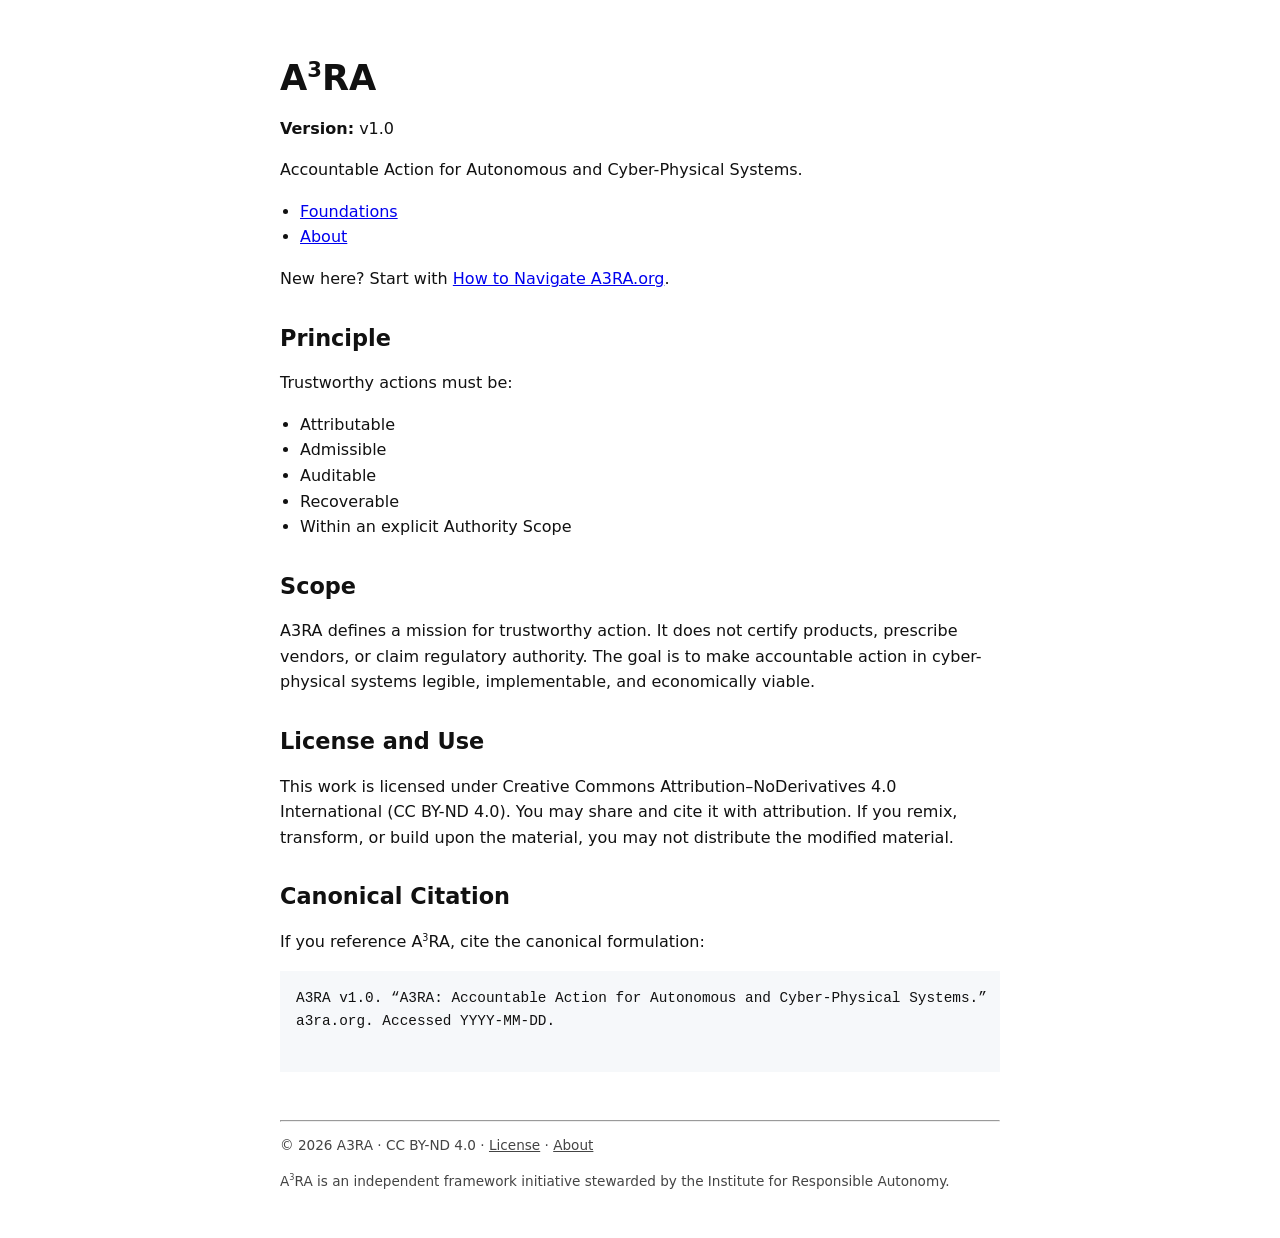
<file: index.html>
<!doctype html>
<html lang="en">
  <head>
    <meta charset="UTF-8" />
    <title>A3RA</title>
    <meta name="viewport" content="width=device-width, initial-scale=1" />
    <meta
      name="description"
      content="A3RA: Accountable Action for Autonomous and Cyber-Physical Systems."
    />
    <!-- Use a relative path so it works on GitHub Pages under a project repo too -->
    <link rel="stylesheet" href="css/style.css" />
  </head>

  <body>
    <main>
      <header>
        <h1>A<sup>3</sup>RA</h1>
        <p><strong>Version:</strong> v1.0</p>

        <p>Accountable Action for Autonomous and Cyber-Physical Systems.</p>

        <nav aria-label="Primary">
          <ul>
            <li><a href="foundations/">Foundations</a></li>
            <!--            <li><a href="models/">Models</a></li>
            <li><a href="use-cases/">Use Cases</a></li>
            <li><a href="examples/">Examples</a></li>
            <li><a href="essays/">Essays</a></li> -->
            <li><a href="about/">About</a></li>
          </ul>
        </nav>

        <p>
          New here? Start with
          <a href="about/how-to-navigate.html">How to Navigate A3RA.org</a>.
        </p>
      </header>

      <section>
        <h2>Principle</h2>
        <p>Trustworthy actions must be:</p>
        <ul>
          <li>Attributable</li>
          <li>Admissible</li>
          <li>Auditable</li>
          <li>Recoverable</li>
          <li>Within an explicit Authority Scope</li>
        </ul>
      </section>

      <section>
        <h2>Scope</h2>
        <p>
          A3RA defines a mission for trustworthy action. It does not certify products,
          prescribe vendors, or claim regulatory authority. The goal is to make
          accountable action in cyber-physical systems legible, implementable, and
          economically viable.
        </p>
      </section>

      <section>
        <h2>License and Use</h2>
        <p>
          This work is licensed under Creative Commons Attribution–NoDerivatives 4.0
          International (CC BY-ND 4.0). You may share and cite it with attribution. If you
          remix, transform, or build upon the material, you may not distribute the
          modified material.
        </p>
      </section>

      <section>
        <h2>Canonical Citation</h2>
        <p>If you reference A<sup>3</sup>RA, cite the canonical formulation:</p>
        <pre>
A3RA v1.0. “A3RA: Accountable Action for Autonomous and Cyber-Physical Systems.”
a3ra.org. Accessed YYYY-MM-DD.
        </pre>
      </section>

      <footer>
        <hr />
        <p>
          © 2026 A3RA · CC BY-ND 4.0 · <a href="license.html">License</a> ·
          <a href="about/">About</a>
        </p>
        <p>
          A<sup>3</sup>RA is an independent framework initiative stewarded by the
          Institute for Responsible Autonomy.
        </p>
      </footer>
    </main>
  </body>
</html>
</file>
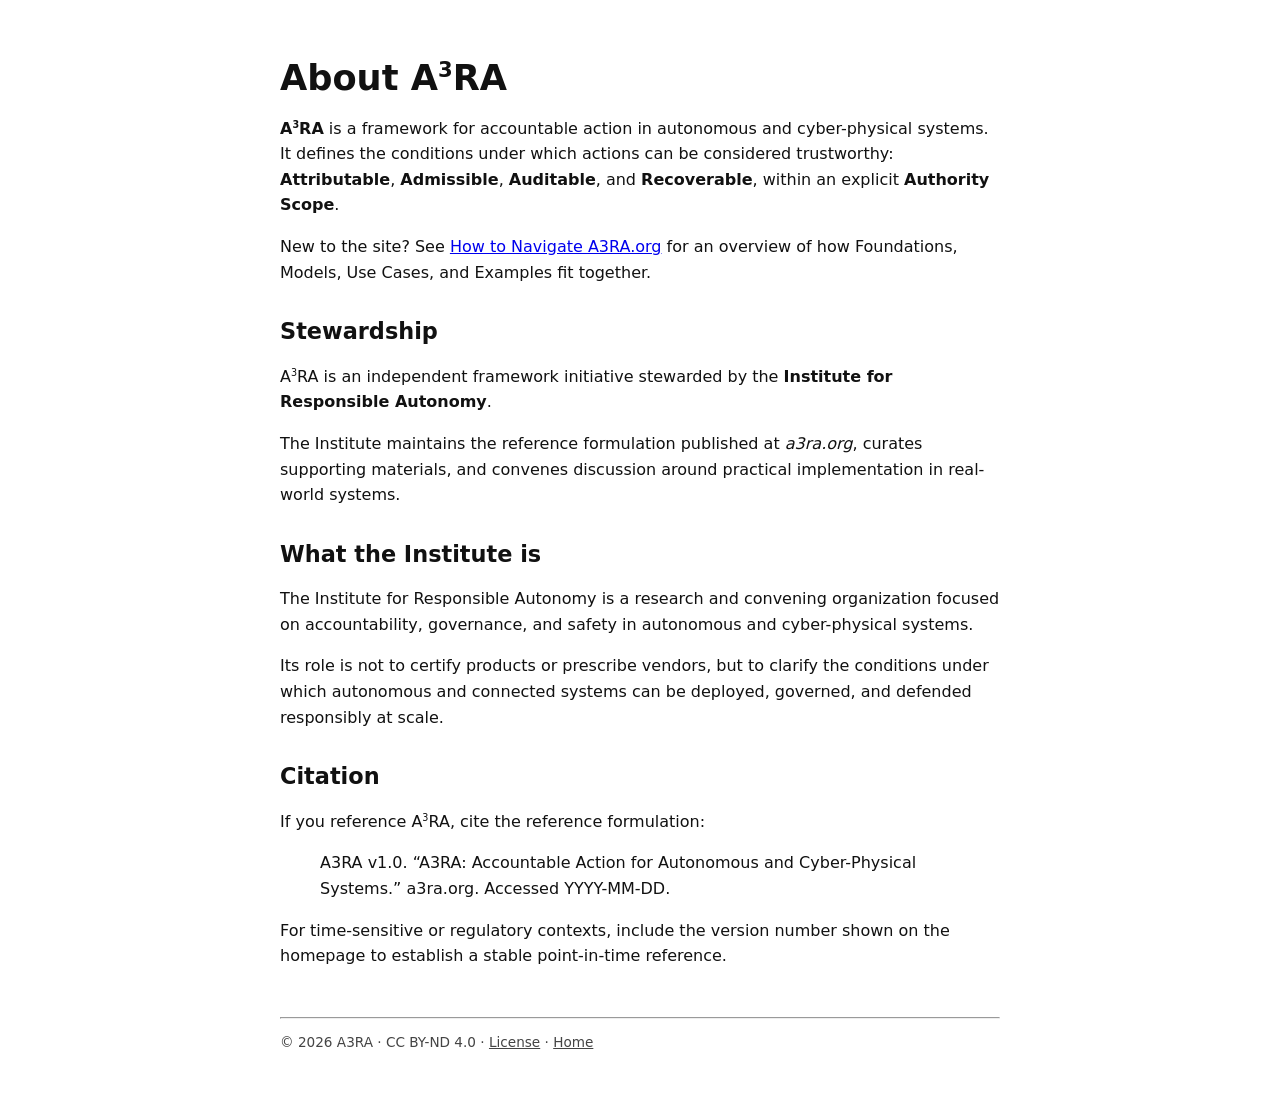
<file: about/index.html>
<!doctype html>
<html lang="en">
  <head>
    <meta charset="UTF-8" />
    <title>About A3RA</title>
    <meta name="viewport" content="width=device-width, initial-scale=1" />
    <meta
      name="description"
      content="About A3RA and its stewardship by the Institute for Responsible Autonomy."
    />
    <!-- relative path for GitHub Pages compatibility -->
    <link rel="stylesheet" href="../css/style.css" />
  </head>

  <body>
    <main>
      <header>
        <h1>About A<sup>3</sup>RA</h1>

        <p>
          <strong>A<sup>3</sup>RA</strong> is a framework for accountable action in
          autonomous and cyber-physical systems. It defines the conditions under which
          actions can be considered trustworthy: <strong>Attributable</strong>,
          <strong>Admissible</strong>, <strong>Auditable</strong>, and
          <strong>Recoverable</strong>, within an explicit
          <strong>Authority Scope</strong>.
        </p>

        <p>
          New to the site? See
          <a href="how-to-navigate.html">How to Navigate A3RA.org</a>
          for an overview of how Foundations, Models, Use Cases, and Examples fit
          together.
        </p>
      </header>

      <section>
        <h2>Stewardship</h2>
        <p>
          A<sup>3</sup>RA is an independent framework initiative stewarded by the
          <strong>Institute for Responsible Autonomy</strong>.
        </p>

        <p>
          The Institute maintains the reference formulation published at
          <em>a3ra.org</em>, curates supporting materials, and convenes discussion around
          practical implementation in real-world systems.
        </p>
      </section>

      <section>
        <h2>What the Institute is</h2>
        <p>
          The Institute for Responsible Autonomy is a research and convening organization
          focused on accountability, governance, and safety in autonomous and
          cyber-physical systems.
        </p>

        <p>
          Its role is not to certify products or prescribe vendors, but to clarify the
          conditions under which autonomous and connected systems can be deployed,
          governed, and defended responsibly at scale.
        </p>
      </section>

      <section>
        <h2>Citation</h2>
        <p>If you reference A<sup>3</sup>RA, cite the reference formulation:</p>

        <blockquote>
          A3RA v1.0. “A3RA: Accountable Action for Autonomous and Cyber-Physical Systems.”
          a3ra.org. Accessed YYYY-MM-DD.
        </blockquote>

        <p>
          For time-sensitive or regulatory contexts, include the version number shown on
          the homepage to establish a stable point-in-time reference.
        </p>
      </section>

      <footer>
        <hr />
        <p>
          © 2026 A3RA · CC BY-ND 4.0 ·
          <a href="../license.html">License</a> ·
          <a href="../">Home</a>
        </p>
      </footer>
    </main>
  </body>
</html>
</file>
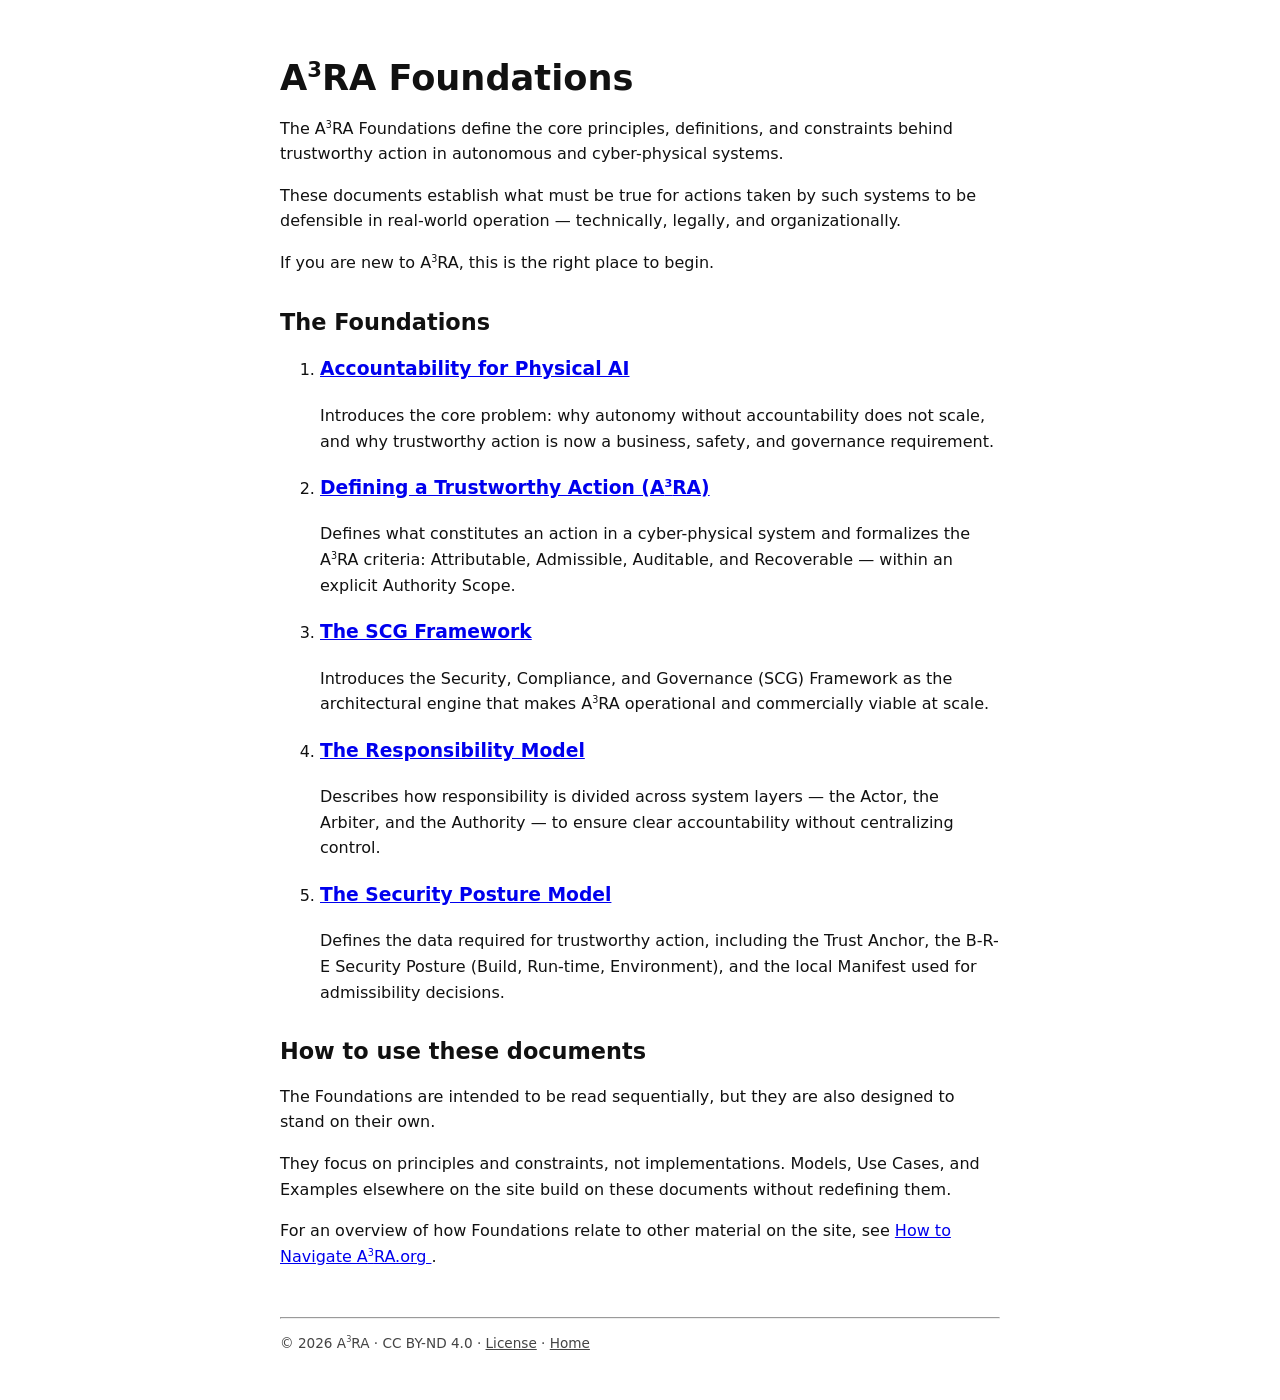
<file: foundations/index.html>
<!doctype html>
<html lang="en">
  <head>
    <meta charset="UTF-8" />
    <title>A³RA Foundations</title>
    <meta name="viewport" content="width=device-width, initial-scale=1" />
    <meta
      name="description"
      content="The A³RA Foundations define the core principles and constraints for trustworthy action in autonomous and cyber-physical systems."
    />
    <link rel="stylesheet" href="../css/style.css" />
  </head>

  <body>
    <main>
      <header>
        <h1>A<sup>3</sup>RA Foundations</h1>

        <p>
          The A<sup>3</sup>RA Foundations define the core principles, definitions, and
          constraints behind trustworthy action in autonomous and cyber-physical systems.
        </p>

        <p>
          These documents establish what must be true for actions taken by such systems to
          be defensible in real-world operation — technically, legally, and
          organizationally.
        </p>

        <p>If you are new to A<sup>3</sup>RA, this is the right place to begin.</p>
      </header>

      <section>
        <h2>The Foundations</h2>

        <ol>
          <li>
            <h3>
              <a href="accountability.html"> Accountability for Physical AI </a>
            </h3>
            <p>
              Introduces the core problem: why autonomy without accountability does not
              scale, and why trustworthy action is now a business, safety, and governance
              requirement.
            </p>
          </li>

          <li>
            <h3>
              <a href="defining-action.html">
                Defining a Trustworthy Action (A<sup>3</sup>RA)
              </a>
            </h3>
            <p>
              Defines what constitutes an action in a cyber-physical system and formalizes
              the A<sup>3</sup>RA criteria: Attributable, Admissible, Auditable, and
              Recoverable — within an explicit Authority Scope.
            </p>
          </li>

          <li>
            <h3>
              <a href="scg-commercial.html"> The SCG Framework </a>
            </h3>
            <p>
              Introduces the Security, Compliance, and Governance (SCG) Framework as the
              architectural engine that makes A<sup>3</sup>RA operational and commercially
              viable at scale.
            </p>
          </li>

          <li>
            <h3>
              <a href="responsibility-model.html"> The Responsibility Model </a>
            </h3>
            <p>
              Describes how responsibility is divided across system layers — the Actor,
              the Arbiter, and the Authority — to ensure clear accountability without
              centralizing control.
            </p>
          </li>

          <li>
            <h3>
              <a href="security-posture.html"> The Security Posture Model </a>
            </h3>
            <p>
              Defines the data required for trustworthy action, including the Trust
              Anchor, the B-R-E Security Posture (Build, Run-time, Environment), and the
              local Manifest used for admissibility decisions.
            </p>
          </li>
        </ol>
      </section>

      <section>
        <h2>How to use these documents</h2>

        <p>
          The Foundations are intended to be read sequentially, but they are also designed
          to stand on their own.
        </p>

        <p>
          They focus on principles and constraints, not implementations. Models, Use
          Cases, and Examples elsewhere on the site build on these documents without
          redefining them.
        </p>

        <p>
          For an overview of how Foundations relate to other material on the site, see
          <a href="../about/how-to-navigate.html"> How to Navigate A<sup>3</sup>RA.org </a
          >.
        </p>
      </section>

      <footer>
        <hr />
        <p>
          © 2026 A<sup>3</sup>RA · CC BY-ND 4.0 ·
          <a href="../license.html">License</a> ·
          <a href="../">Home</a>
        </p>
      </footer>
    </main>
  </body>
</html>
</file>
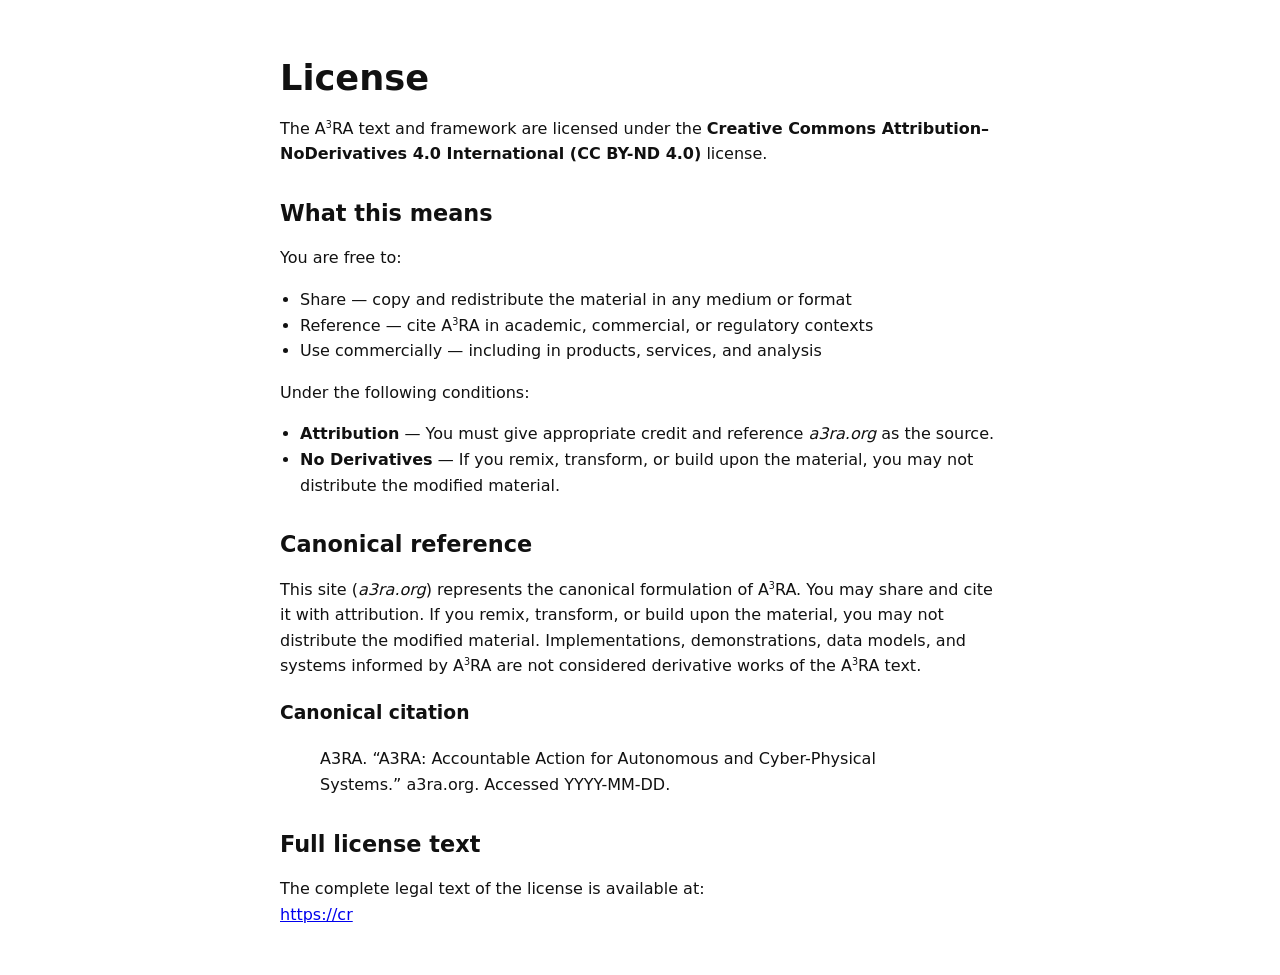
<file: license.html>
<!doctype html>
<html lang="en">
  <head>
    <meta charset="UTF-8" />
    <title>A3RA License</title>
    <meta name="viewport" content="width=device-width, initial-scale=1" />
    <link rel="stylesheet" href="/css/style.css" />
  </head>
  <body>
    <main>
      <h1>License</h1>

      <p>
        The A<sup>3</sup>RA text and framework are licensed under the
        <strong
          >Creative Commons Attribution–NoDerivatives 4.0 International (CC BY-ND
          4.0)</strong
        >
        license.
      </p>

      <h2>What this means</h2>

      <p>You are free to:</p>
      <ul>
        <li>Share — copy and redistribute the material in any medium or format</li>
        <li>
          Reference — cite A<sup>3</sup>RA in academic, commercial, or regulatory contexts
        </li>
        <li>Use commercially — including in products, services, and analysis</li>
      </ul>

      <p>Under the following conditions:</p>
      <ul>
        <li>
          <strong>Attribution</strong> — You must give appropriate credit and reference
          <em>a3ra.org</em> as the source.
        </li>
        <li>
          <strong>No Derivatives</strong> — If you remix, transform, or build upon the
          material, you may not distribute the modified material.
        </li>
      </ul>

      <h2>Canonical reference</h2>

      <p>
        This site (<em>a3ra.org</em>) represents the canonical formulation of
        A<sup>3</sup>RA. You may share and cite it with attribution. If you remix,
        transform, or build upon the material, you may not distribute the modified
        material. Implementations, demonstrations, data models, and systems informed by
        A<sup>3</sup>RA are not considered derivative works of the A<sup>3</sup>RA text.
      </p>

      <h3>Canonical citation</h3>
      <blockquote>
        A3RA. “A3RA: Accountable Action for Autonomous and Cyber-Physical Systems.”
        a3ra.org. Accessed YYYY-MM-DD.
      </blockquote>

      <h2>Full license text</h2>

      <p>
        The complete legal text of the license is available at:
        <br />
        <a
          href="https://creativecommons.org/licenses/by-nd/4.0/"
          target="_blank"
          rel="noopener noreferrer"
        >
          https://cr
        </a>
      </p>
    </main>
  </body>
</html>
</file>
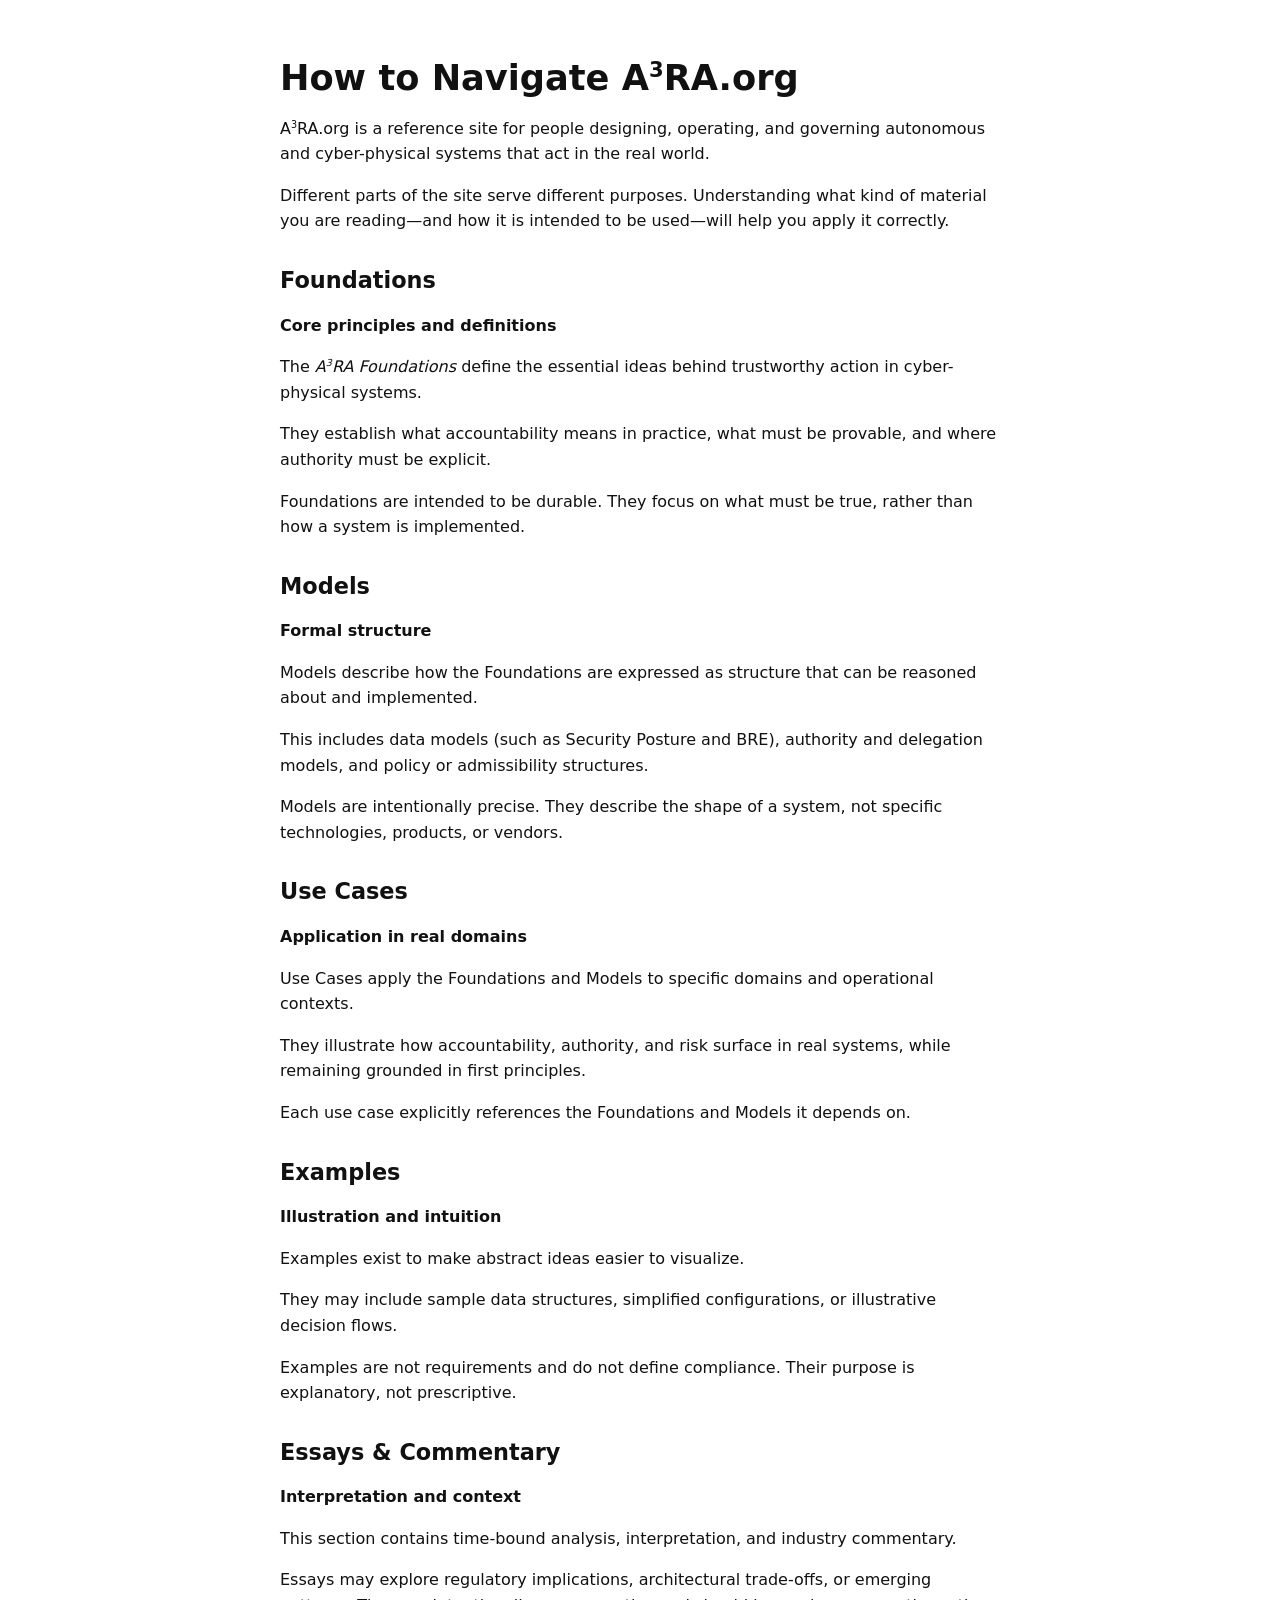
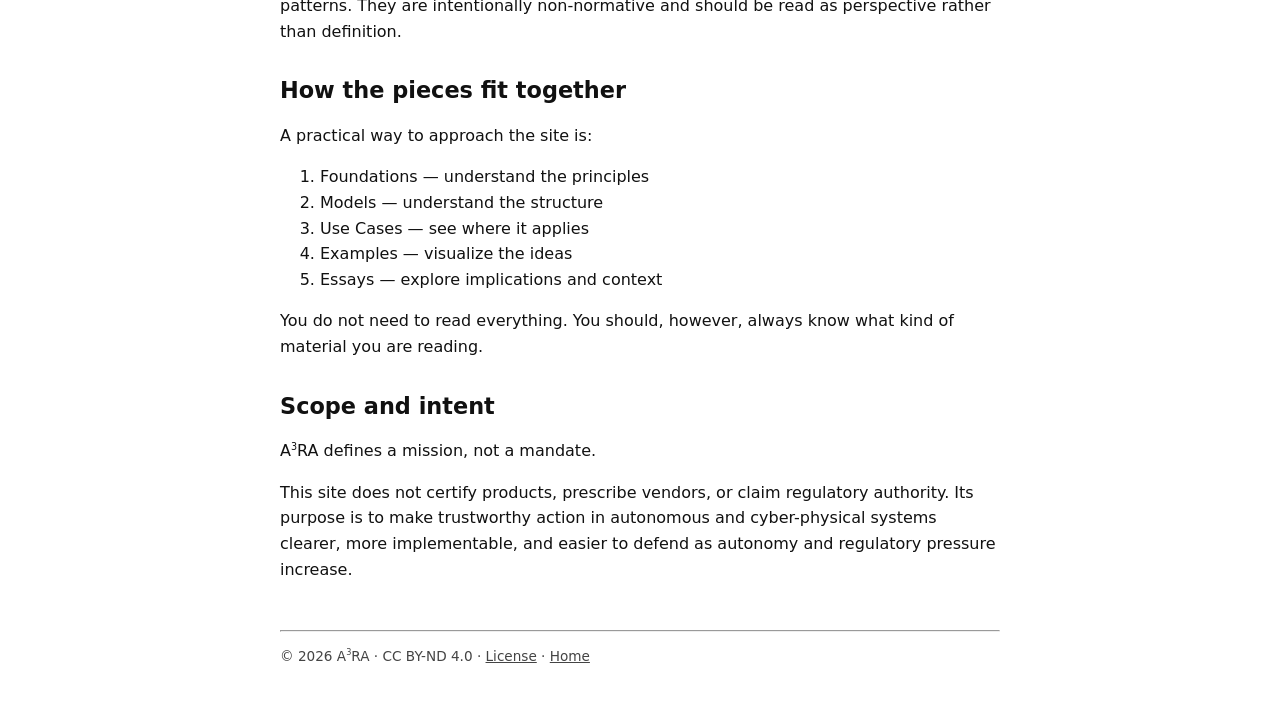
<file: about/how-to-navigate.html>
<!doctype html>
<html lang="en">
  <head>
    <meta charset="UTF-8" />
    <title>How to Navigate A3RA.org</title>
    <meta name="viewport" content="width=device-width, initial-scale=1" />
    <meta
      name="description"
      content="How to navigate A3RA.org and understand the relationship between Foundations, Models, Use Cases, and Examples."
    />
    <link rel="stylesheet" href="../css/style.css" />
  </head>

  <body>
    <main>
      <header>
        <h1>How to Navigate A<sup>3</sup>RA.org</h1>

        <p>
          A<sup>3</sup>RA.org is a reference site for people designing, operating, and
          governing autonomous and cyber-physical systems that act in the real world.
        </p>

        <p>
          Different parts of the site serve different purposes. Understanding what kind of
          material you are reading—and how it is intended to be used—will help you apply
          it correctly.
        </p>
      </header>

      <section>
        <h2>Foundations</h2>
        <p><strong>Core principles and definitions</strong></p>

        <p>
          The <em>A<sup>3</sup>RA Foundations</em> define the essential ideas behind
          trustworthy action in cyber-physical systems.
        </p>

        <p>
          They establish what accountability means in practice, what must be provable, and
          where authority must be explicit.
        </p>

        <p>
          Foundations are intended to be durable. They focus on what must be true, rather
          than how a system is implemented.
        </p>
      </section>

      <section>
        <h2>Models</h2>
        <p><strong>Formal structure</strong></p>

        <p>
          Models describe how the Foundations are expressed as structure that can be
          reasoned about and implemented.
        </p>

        <p>
          This includes data models (such as Security Posture and BRE), authority and
          delegation models, and policy or admissibility structures.
        </p>

        <p>
          Models are intentionally precise. They describe the shape of a system, not
          specific technologies, products, or vendors.
        </p>
      </section>

      <section>
        <h2>Use Cases</h2>
        <p><strong>Application in real domains</strong></p>

        <p>
          Use Cases apply the Foundations and Models to specific domains and operational
          contexts.
        </p>

        <p>
          They illustrate how accountability, authority, and risk surface in real systems,
          while remaining grounded in first principles.
        </p>

        <p>
          Each use case explicitly references the Foundations and Models it depends on.
        </p>
      </section>

      <section>
        <h2>Examples</h2>
        <p><strong>Illustration and intuition</strong></p>

        <p>Examples exist to make abstract ideas easier to visualize.</p>

        <p>
          They may include sample data structures, simplified configurations, or
          illustrative decision flows.
        </p>

        <p>
          Examples are not requirements and do not define compliance. Their purpose is
          explanatory, not prescriptive.
        </p>
      </section>

      <section>
        <h2>Essays &amp; Commentary</h2>
        <p><strong>Interpretation and context</strong></p>

        <p>
          This section contains time-bound analysis, interpretation, and industry
          commentary.
        </p>

        <p>
          Essays may explore regulatory implications, architectural trade-offs, or
          emerging patterns. They are intentionally non-normative and should be read as
          perspective rather than definition.
        </p>
      </section>

      <section>
        <h2>How the pieces fit together</h2>
        <p>A practical way to approach the site is:</p>

        <ol>
          <li>Foundations — understand the principles</li>
          <li>Models — understand the structure</li>
          <li>Use Cases — see where it applies</li>
          <li>Examples — visualize the ideas</li>
          <li>Essays — explore implications and context</li>
        </ol>

        <p>
          You do not need to read everything. You should, however, always know what kind
          of material you are reading.
        </p>
      </section>

      <section>
        <h2>Scope and intent</h2>
        <p>A<sup>3</sup>RA defines a mission, not a mandate.</p>

        <p>
          This site does not certify products, prescribe vendors, or claim regulatory
          authority. Its purpose is to make trustworthy action in autonomous and
          cyber-physical systems clearer, more implementable, and easier to defend as
          autonomy and regulatory pressure increase.
        </p>
      </section>

      <footer>
        <hr />
        <p>
          © 2026 A<sup>3</sup>RA · CC BY-ND 4.0 ·
          <a href="../license.html">License</a> ·
          <a href="../">Home</a>
        </p>
      </footer>
    </main>
  </body>
</html>
</file>
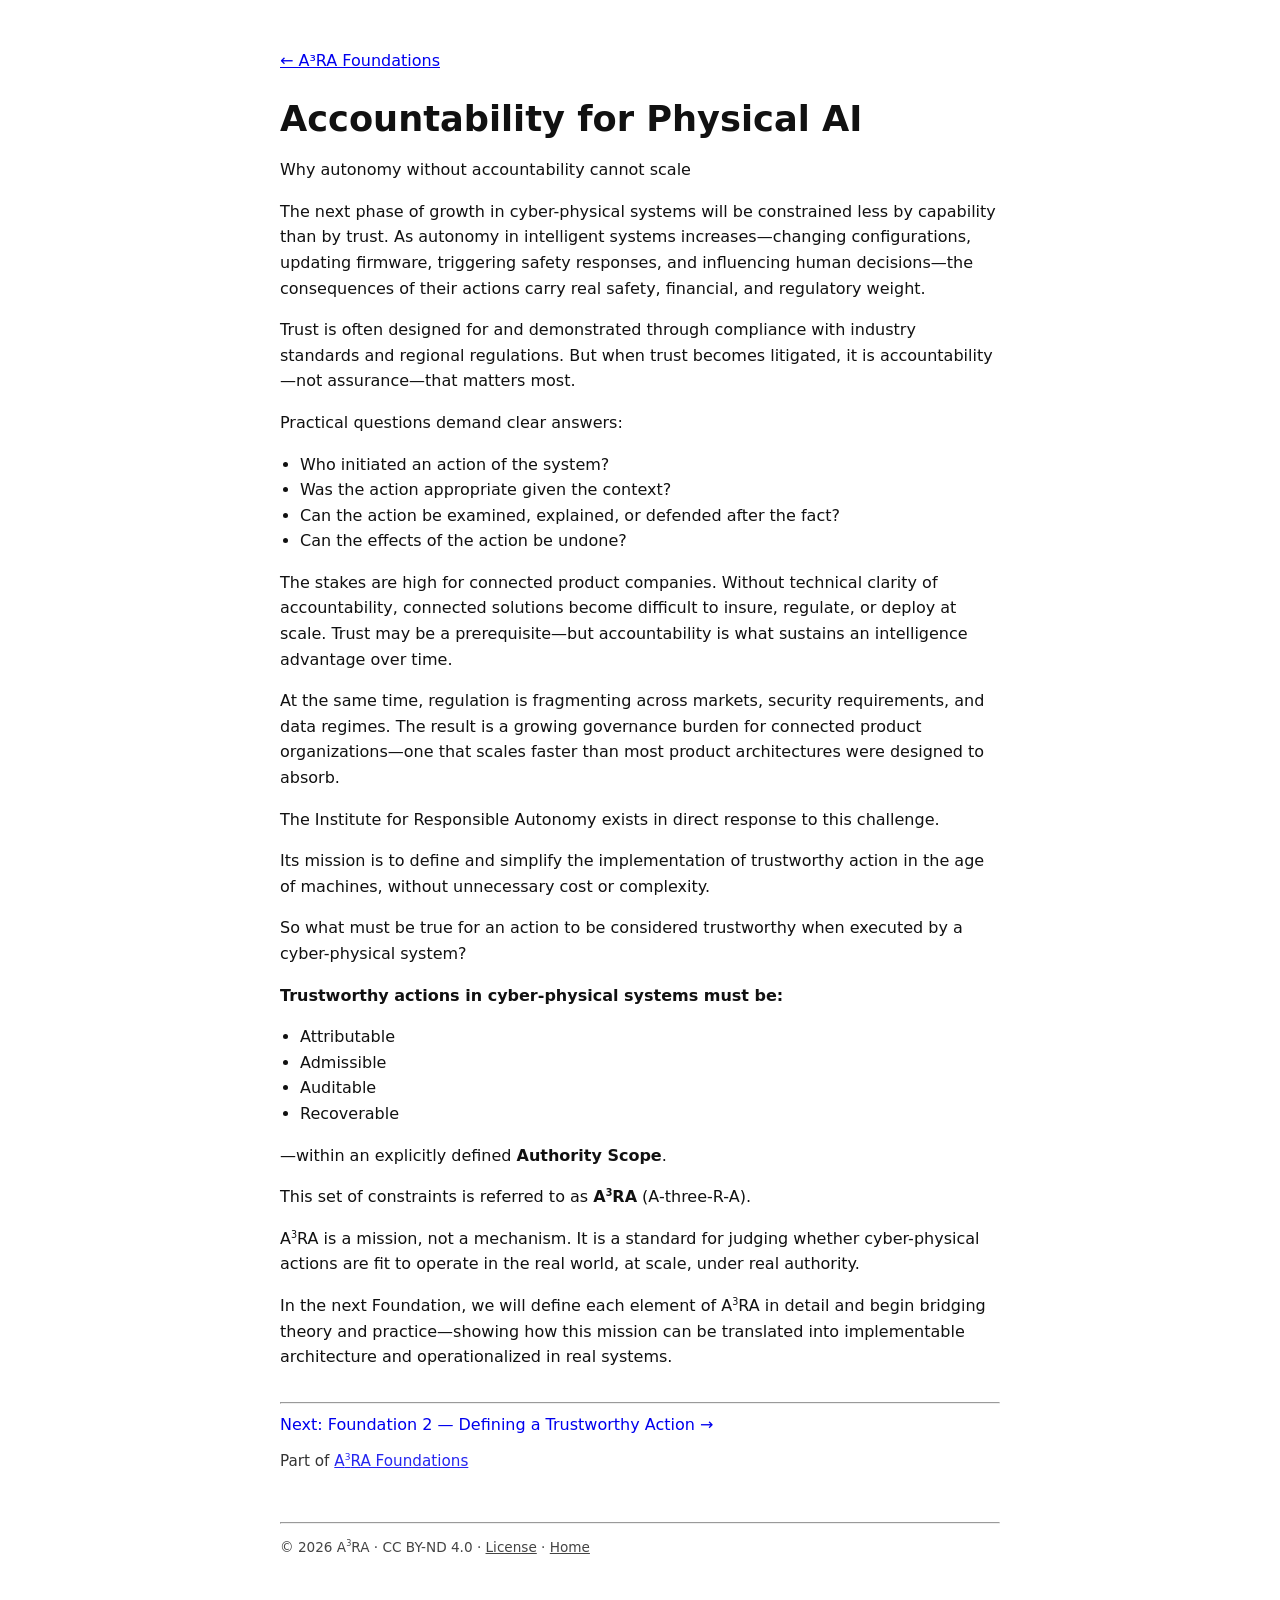
<file: foundations/accountability.html>
<!doctype html>
<html lang="en">
  <head>
    <meta charset="UTF-8" />
    <title>[Document Title] · A³RA Foundations</title>
    <meta name="viewport" content="width=device-width, initial-scale=1" />
    <meta name="description" content="[One-sentence description]" />
    <link rel="stylesheet" href="../css/style.css" />
  </head>

  <body>
    <main>
      <header>
        <p><a href="./">← A³RA Foundations</a></p>
        <h1>Accountability for Physical AI</h1>
        <p class="subtitle">Why autonomy without accountability cannot scale</p>
      </header>

      <p>
        The next phase of growth in cyber-physical systems will be constrained less by
        capability than by trust. As autonomy in intelligent systems increases—changing
        configurations, updating firmware, triggering safety responses, and influencing
        human decisions—the consequences of their actions carry real safety, financial,
        and regulatory weight.
      </p>

      <p>
        Trust is often designed for and demonstrated through compliance with industry
        standards and regional regulations. But when trust becomes litigated, it is
        accountability—not assurance—that matters most.
      </p>

      <p>Practical questions demand clear answers:</p>

      <ul>
        <li>Who initiated an action of the system?</li>
        <li>Was the action appropriate given the context?</li>
        <li>Can the action be examined, explained, or defended after the fact?</li>
        <li>Can the effects of the action be undone?</li>
      </ul>

      <p>
        The stakes are high for connected product companies. Without technical clarity of
        accountability, connected solutions become difficult to insure, regulate, or
        deploy at scale. Trust may be a prerequisite—but accountability is what sustains
        an intelligence advantage over time.
      </p>

      <p>
        At the same time, regulation is fragmenting across markets, security requirements,
        and data regimes. The result is a growing governance burden for connected product
        organizations—one that scales faster than most product architectures were designed
        to absorb.
      </p>

      <p>
        The Institute for Responsible Autonomy exists in direct response to this
        challenge.
      </p>

      <p>
        Its mission is to define and simplify the implementation of trustworthy action in
        the age of machines, without unnecessary cost or complexity.
      </p>

      <p>
        So what must be true for an action to be considered trustworthy when executed by a
        cyber-physical system?
      </p>

      <p><strong> Trustworthy actions in cyber-physical systems must be: </strong></p>

      <ul>
        <li>Attributable</li>
        <li>Admissible</li>
        <li>Auditable</li>
        <li>Recoverable</li>
      </ul>

      <p>—within an explicitly defined <strong>Authority Scope</strong>.</p>

      <p>
        This set of constraints is referred to as
        <strong>A<sup>3</sup>RA</strong> (A-three-R-A).
      </p>

      <p>
        A<sup>3</sup>RA is a mission, not a mechanism. It is a standard for judging
        whether cyber-physical actions are fit to operate in the real world, at scale,
        under real authority.
      </p>

      <p>
        In the next Foundation, we will define each element of A<sup>3</sup>RA in detail
        and begin bridging theory and practice—showing how this mission can be translated
        into implementable architecture and operationalized in real systems.
      </p>

      <nav class="series-nav" aria-label="Foundation navigation">
        <hr />

        <div class="series-nav__row">
          <a class="series-nav__next" href="/foundations/defining-action.html">
            Next: Foundation 2 — Defining a Trustworthy Action →
          </a>
        </div>

        <p class="series-nav__meta">
          Part of <a href="/foundations/">A<sup>3</sup>RA Foundations</a>
        </p>
      </nav>

      <footer>
        <hr />
        <p>
          © 2026 A<sup>3</sup>RA · CC BY-ND 4.0 ·
          <a href="../license.html">License</a> ·
          <a href="../">Home</a>
        </p>
      </footer>
    </main>
  </body>
</html>
</file>
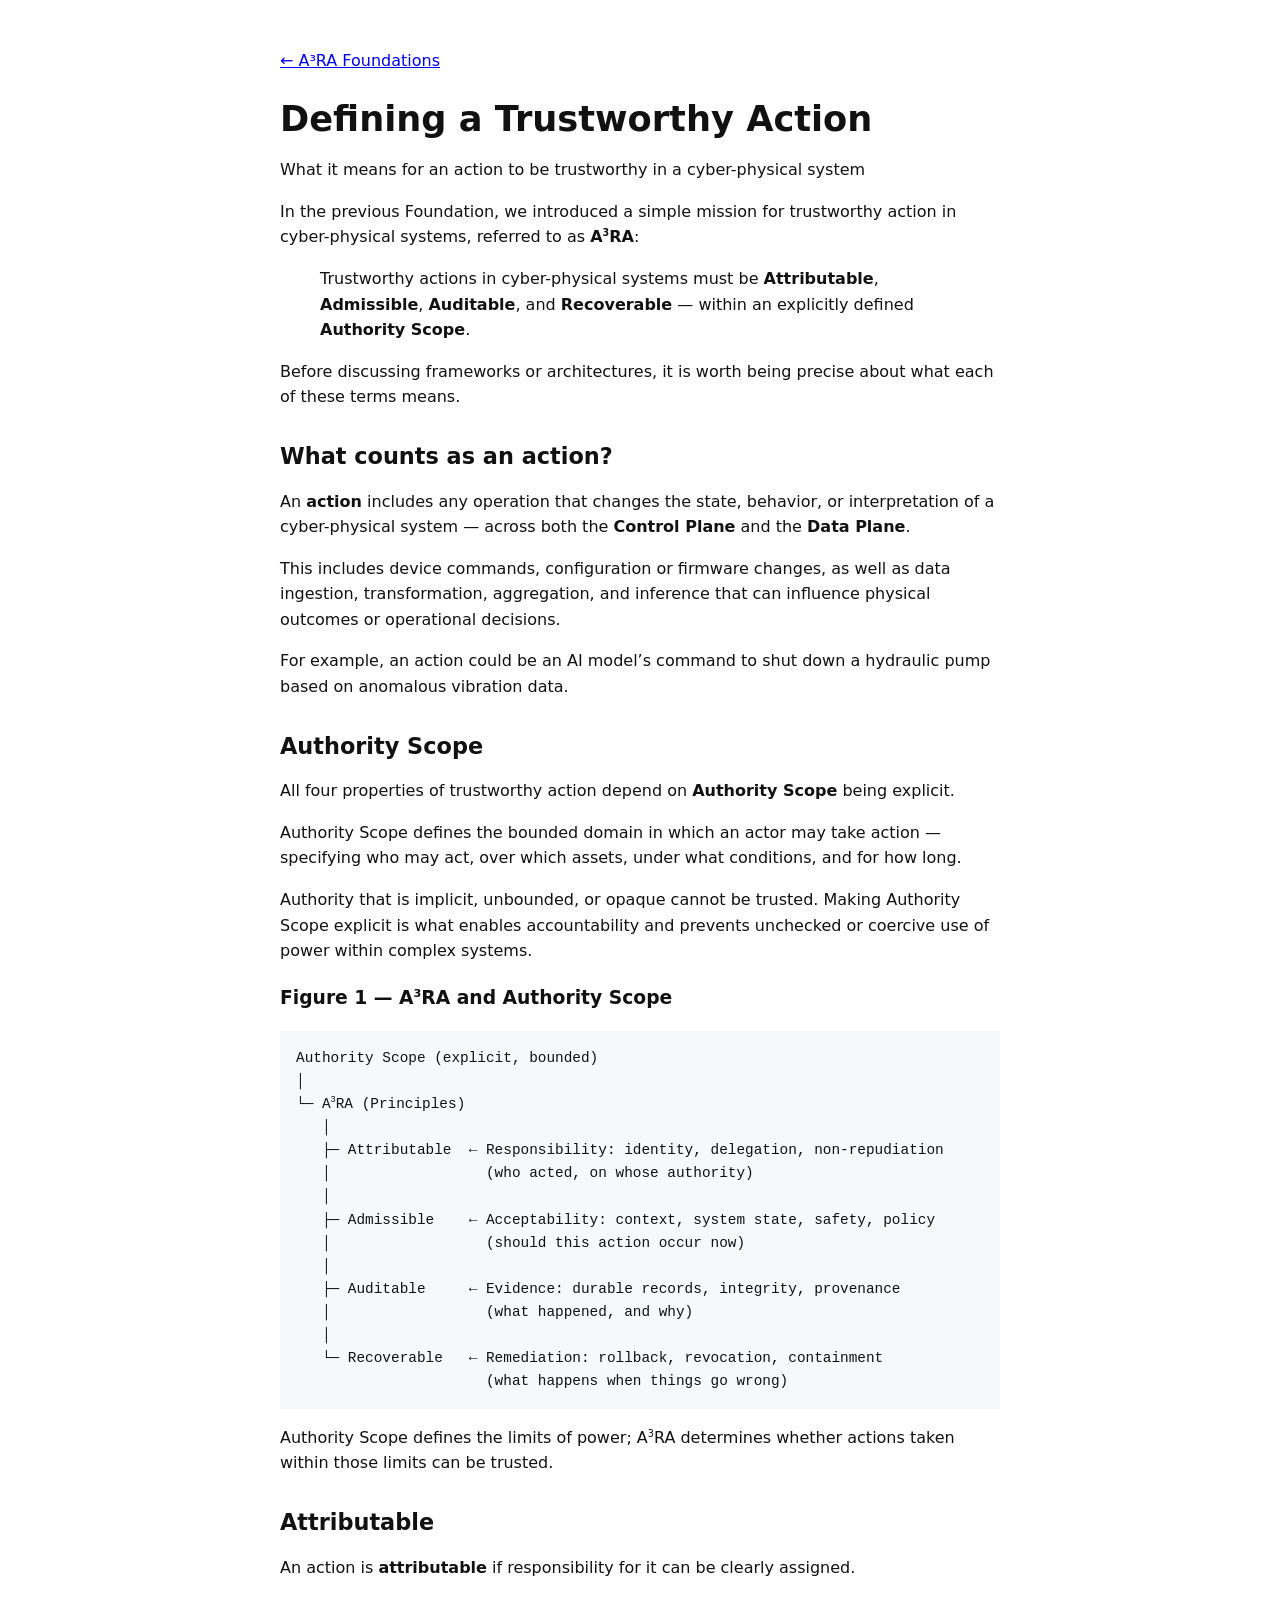
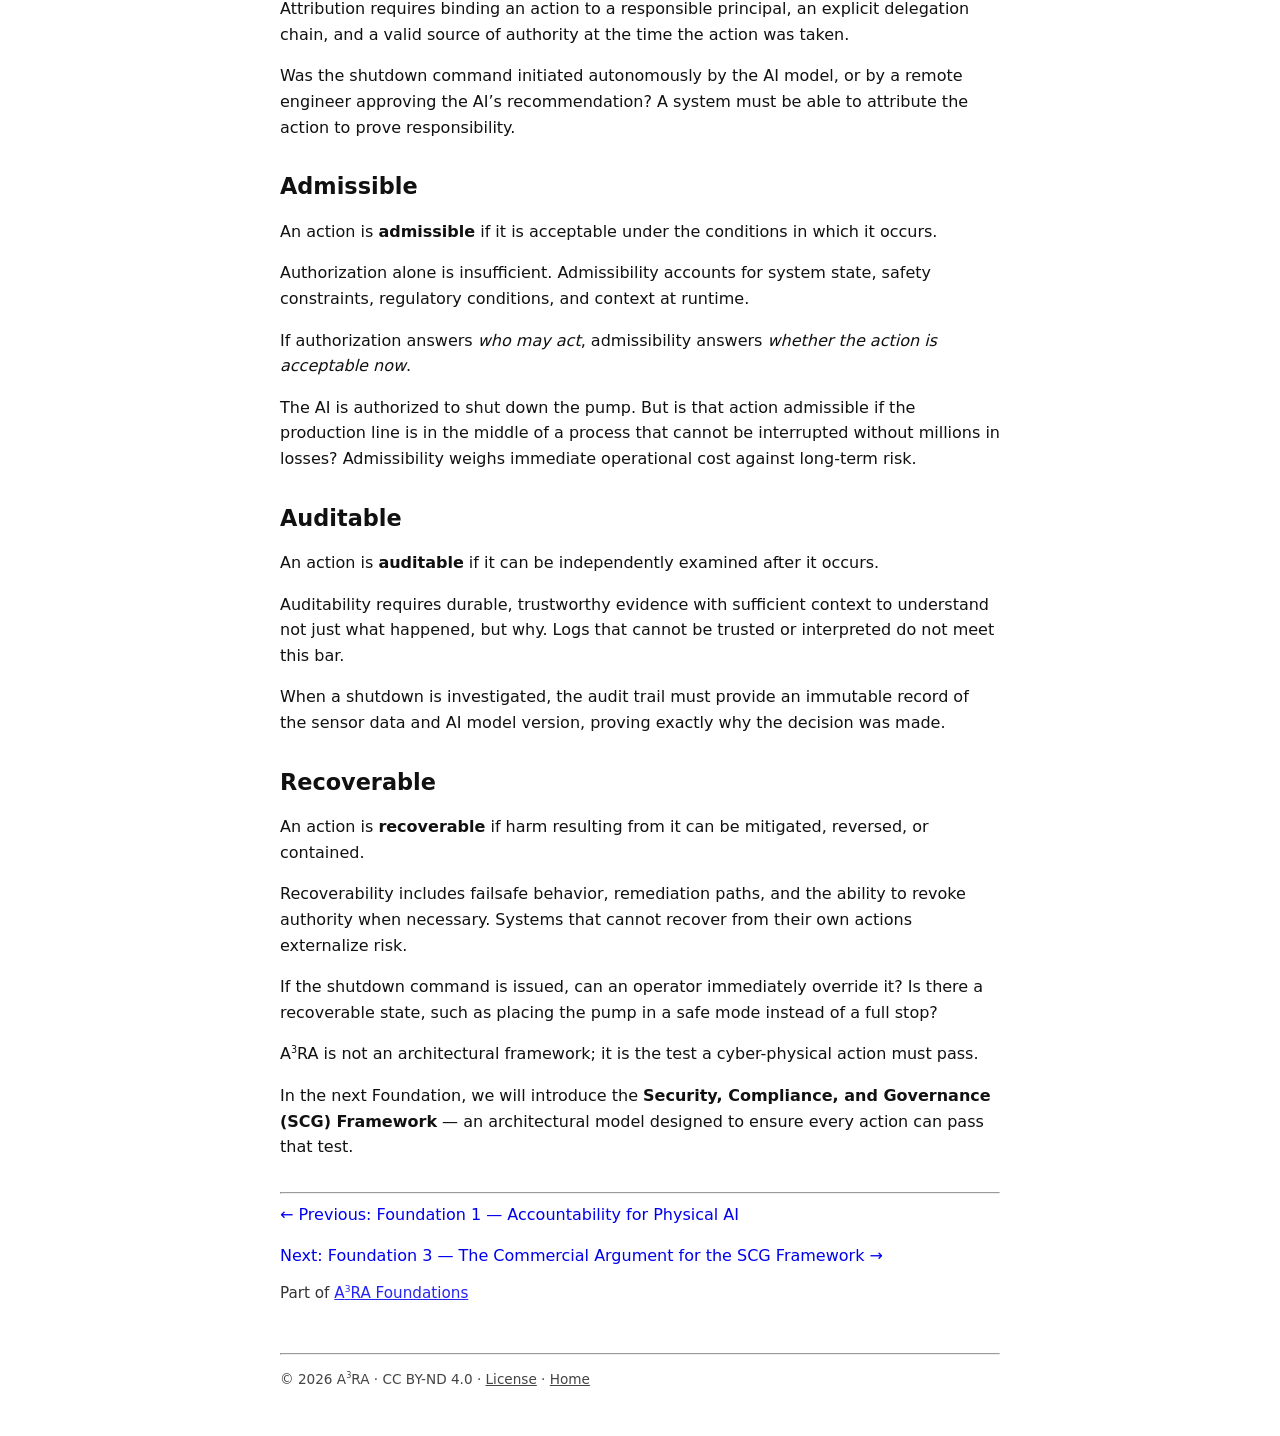
<file: foundations/defining-action.html>
<!doctype html>
<html lang="en">
  <head>
    <meta charset="UTF-8" />
    <title>[Document Title] · A³RA Foundations</title>
    <meta name="viewport" content="width=device-width, initial-scale=1" />
    <meta name="description" content="[One-sentence description]" />
    <link rel="stylesheet" href="../css/style.css" />
  </head>

  <body>
    <main>
      <header>
        <p><a href="./">← A³RA Foundations</a></p>
        <h1>Defining a Trustworthy Action</h1>
        <p class="subtitle">
          What it means for an action to be trustworthy in a cyber-physical system
        </p>
      </header>

      <p>
        In the previous Foundation, we introduced a simple mission for trustworthy action
        in cyber-physical systems, referred to as <strong>A<sup>3</sup>RA</strong>:
      </p>

      <blockquote>
        <p>
          Trustworthy actions in cyber-physical systems must be
          <strong>Attributable</strong>, <strong>Admissible</strong>,
          <strong>Auditable</strong>, and <strong>Recoverable</strong> — within an
          explicitly defined <strong>Authority Scope</strong>.
        </p>
      </blockquote>

      <p>
        Before discussing frameworks or architectures, it is worth being precise about
        what each of these terms means.
      </p>

      <h2 id="what-counts-as-an-action">What counts as an action?</h2>

      <p>
        An <strong>action</strong> includes any operation that changes the state,
        behavior, or interpretation of a cyber-physical system — across both the
        <strong>Control Plane</strong> and the <strong>Data Plane</strong>.
      </p>

      <p>
        This includes device commands, configuration or firmware changes, as well as data
        ingestion, transformation, aggregation, and inference that can influence physical
        outcomes or operational decisions.
      </p>

      <p>
        For example, an action could be an AI model’s command to shut down a hydraulic
        pump based on anomalous vibration data.
      </p>

      <h2 id="authority-scope">Authority Scope</h2>

      <p>
        All four properties of trustworthy action depend on
        <strong>Authority Scope</strong> being explicit.
      </p>

      <p>
        Authority Scope defines the bounded domain in which an actor may take action —
        specifying who may act, over which assets, under what conditions, and for how
        long.
      </p>

      <p>
        Authority that is implicit, unbounded, or opaque cannot be trusted. Making
        Authority Scope explicit is what enables accountability and prevents unchecked or
        coercive use of power within complex systems.
      </p>

      <h3>Figure 1 — A<sup>3</sup>RA and Authority Scope</h3>

      <pre>
Authority Scope (explicit, bounded)
│
└─ A<sup>3</sup>RA (Principles)
   │
   ├─ Attributable  ← Responsibility: identity, delegation, non-repudiation
   │                  (who acted, on whose authority)
   │
   ├─ Admissible    ← Acceptability: context, system state, safety, policy
   │                  (should this action occur now)
   │
   ├─ Auditable     ← Evidence: durable records, integrity, provenance
   │                  (what happened, and why)
   │
   └─ Recoverable   ← Remediation: rollback, revocation, containment
                      (what happens when things go wrong)
</pre
      >

      <p class="figure-caption">
        Authority Scope defines the limits of power; A<sup>3</sup>RA determines whether
        actions taken within those limits can be trusted.
      </p>

      <h2 id="attributable">Attributable</h2>

      <p>
        An action is <strong>attributable</strong> if responsibility for it can be clearly
        assigned.
      </p>

      <p>
        Attribution requires binding an action to a responsible principal, an explicit
        delegation chain, and a valid source of authority at the time the action was
        taken.
      </p>

      <p>
        Was the shutdown command initiated autonomously by the AI model, or by a remote
        engineer approving the AI’s recommendation? A system must be able to attribute the
        action to prove responsibility.
      </p>

      <h2 id="admissible">Admissible</h2>

      <p>
        An action is <strong>admissible</strong> if it is acceptable under the conditions
        in which it occurs.
      </p>

      <p>
        Authorization alone is insufficient. Admissibility accounts for system state,
        safety constraints, regulatory conditions, and context at runtime.
      </p>

      <p>
        If authorization answers <em>who may act</em>, admissibility answers
        <em>whether the action is acceptable now</em>.
      </p>

      <p>
        The AI is authorized to shut down the pump. But is that action admissible if the
        production line is in the middle of a process that cannot be interrupted without
        millions in losses? Admissibility weighs immediate operational cost against
        long-term risk.
      </p>

      <h2 id="auditable">Auditable</h2>

      <p>
        An action is <strong>auditable</strong> if it can be independently examined after
        it occurs.
      </p>

      <p>
        Auditability requires durable, trustworthy evidence with sufficient context to
        understand not just what happened, but why. Logs that cannot be trusted or
        interpreted do not meet this bar.
      </p>

      <p>
        When a shutdown is investigated, the audit trail must provide an immutable record
        of the sensor data and AI model version, proving exactly why the decision was
        made.
      </p>

      <h2 id="recoverable">Recoverable</h2>

      <p>
        An action is <strong>recoverable</strong> if harm resulting from it can be
        mitigated, reversed, or contained.
      </p>

      <p>
        Recoverability includes failsafe behavior, remediation paths, and the ability to
        revoke authority when necessary. Systems that cannot recover from their own
        actions externalize risk.
      </p>

      <p>
        If the shutdown command is issued, can an operator immediately override it? Is
        there a recoverable state, such as placing the pump in a safe mode instead of a
        full stop?
      </p>

      <p>
        A<sup>3</sup>RA is not an architectural framework; it is the test a cyber-physical
        action must pass.
      </p>

      <p>
        In the next Foundation, we will introduce the
        <strong>Security, Compliance, and Governance (SCG) Framework</strong> — an
        architectural model designed to ensure every action can pass that test.
      </p>

      <nav class="series-nav" aria-label="Foundation navigation">
        <hr />

        <div class="series-nav__row">
          <a class="series-nav__prev" href="/foundations/accountability.html">
            ← Previous: Foundation 1 — Accountability for Physical AI
          </a>

          <a class="series-nav__next" href="/foundations/scg-commercial.html">
            Next: Foundation 3 — The Commercial Argument for the SCG Framework →
          </a>
        </div>

        <p class="series-nav__meta">
          Part of <a href="/foundations/">A<sup>3</sup>RA Foundations</a>
        </p>
      </nav>

      <footer>
        <hr />
        <p>
          © 2026 A<sup>3</sup>RA · CC BY-ND 4.0 ·
          <a href="../license.html">License</a> ·
          <a href="../">Home</a>
        </p>
      </footer>
    </main>
  </body>
</html>
</file>
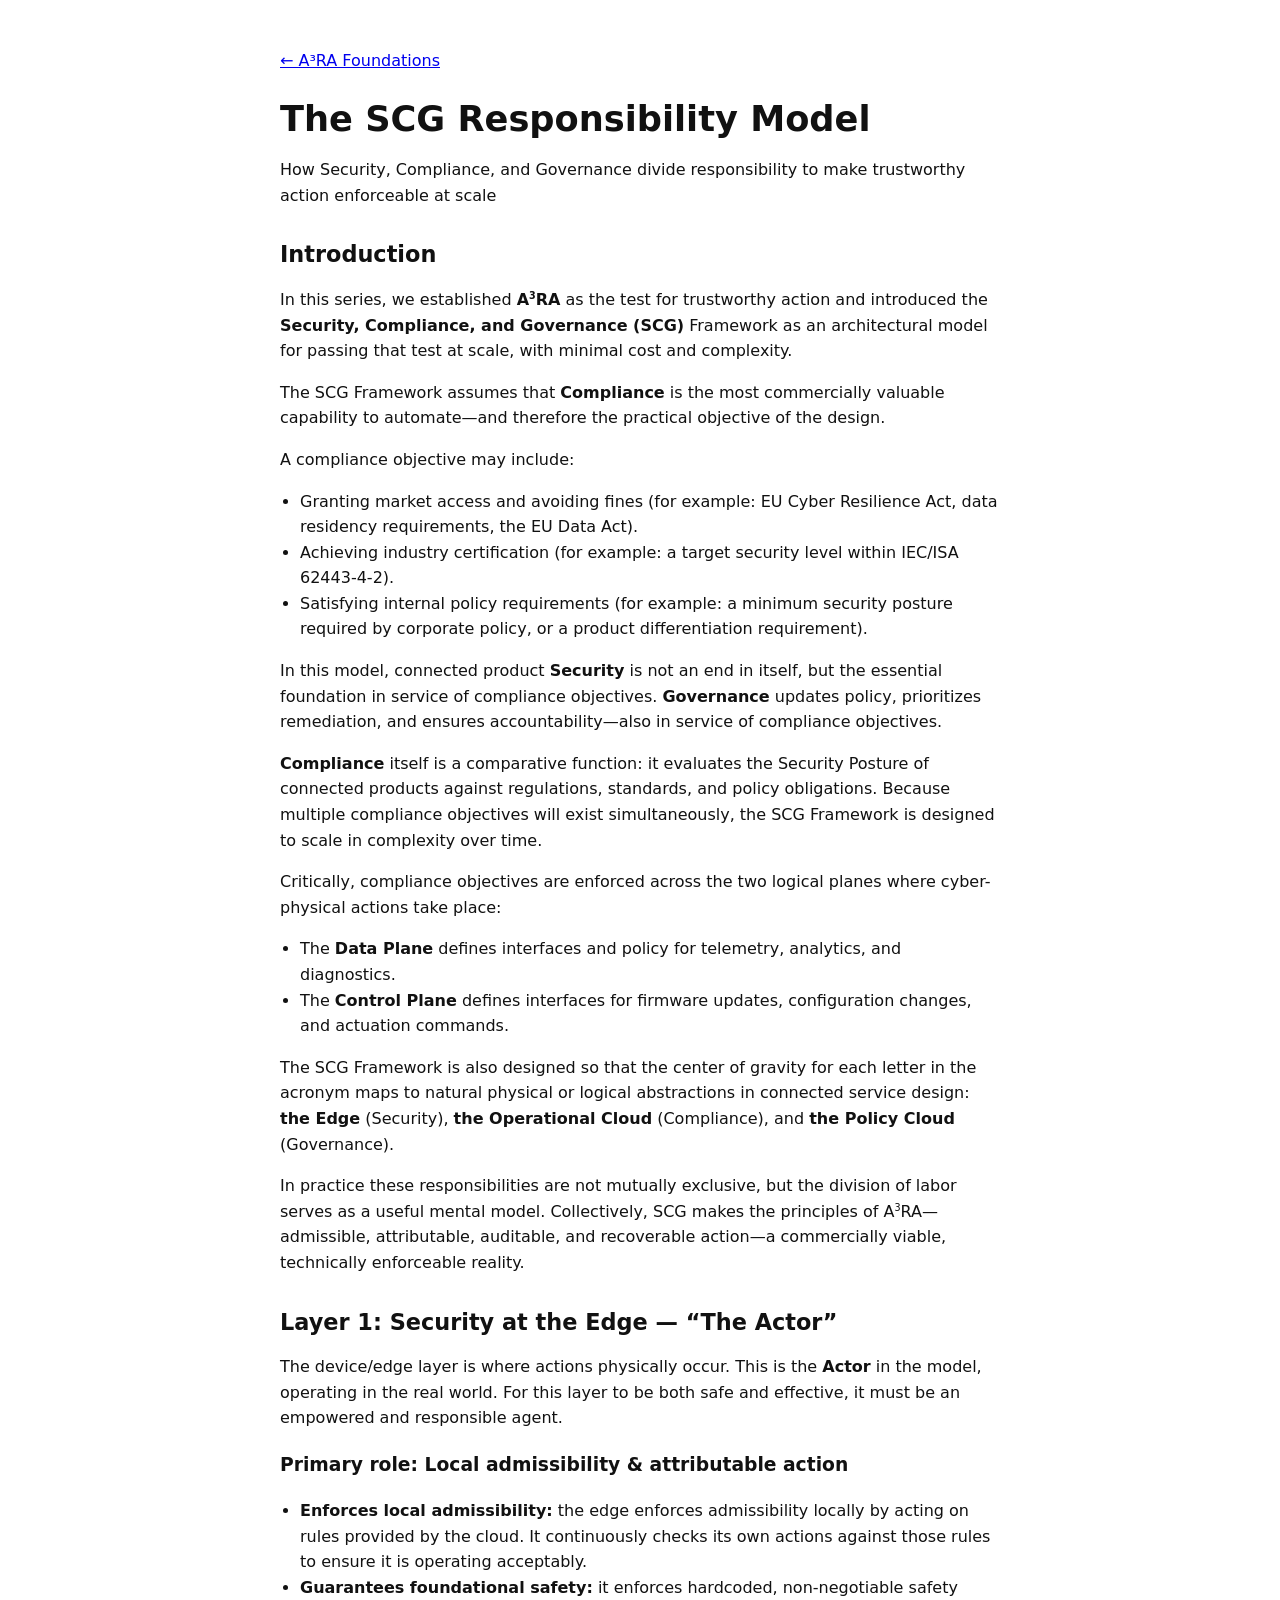
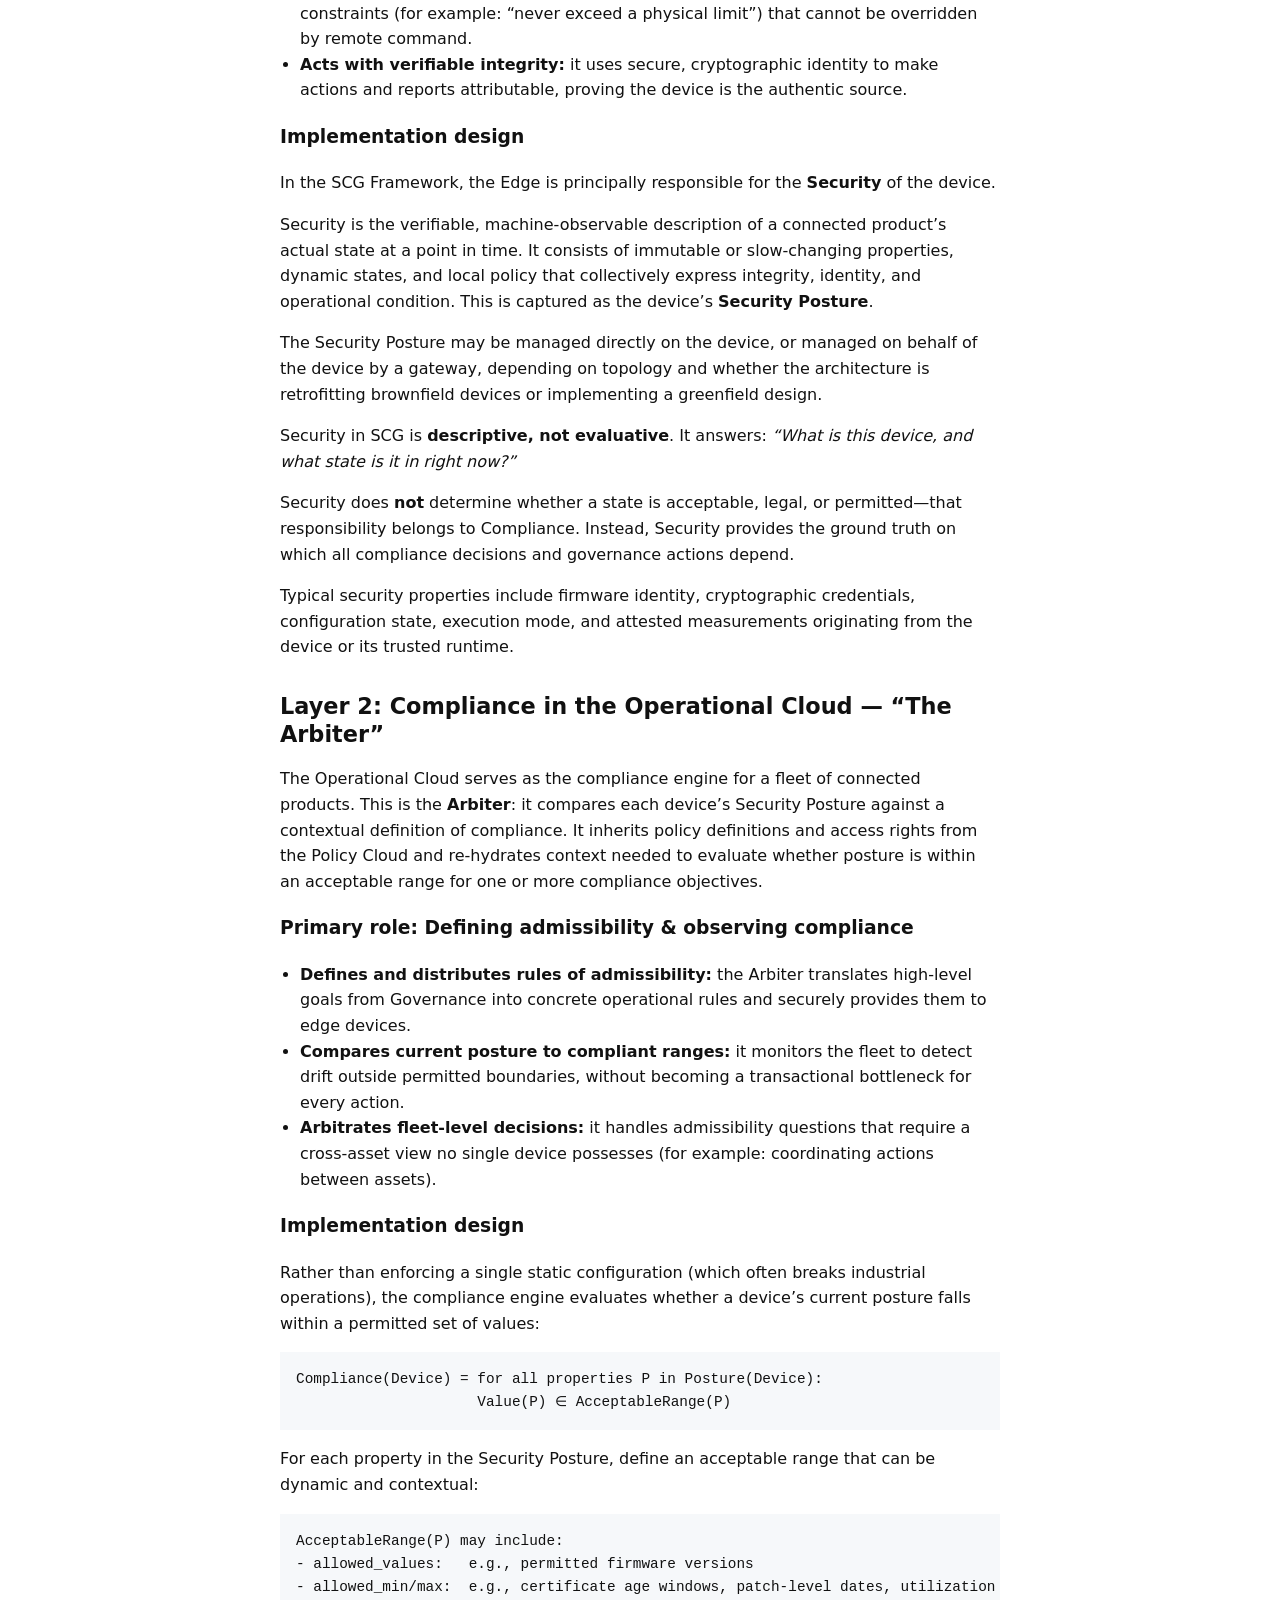
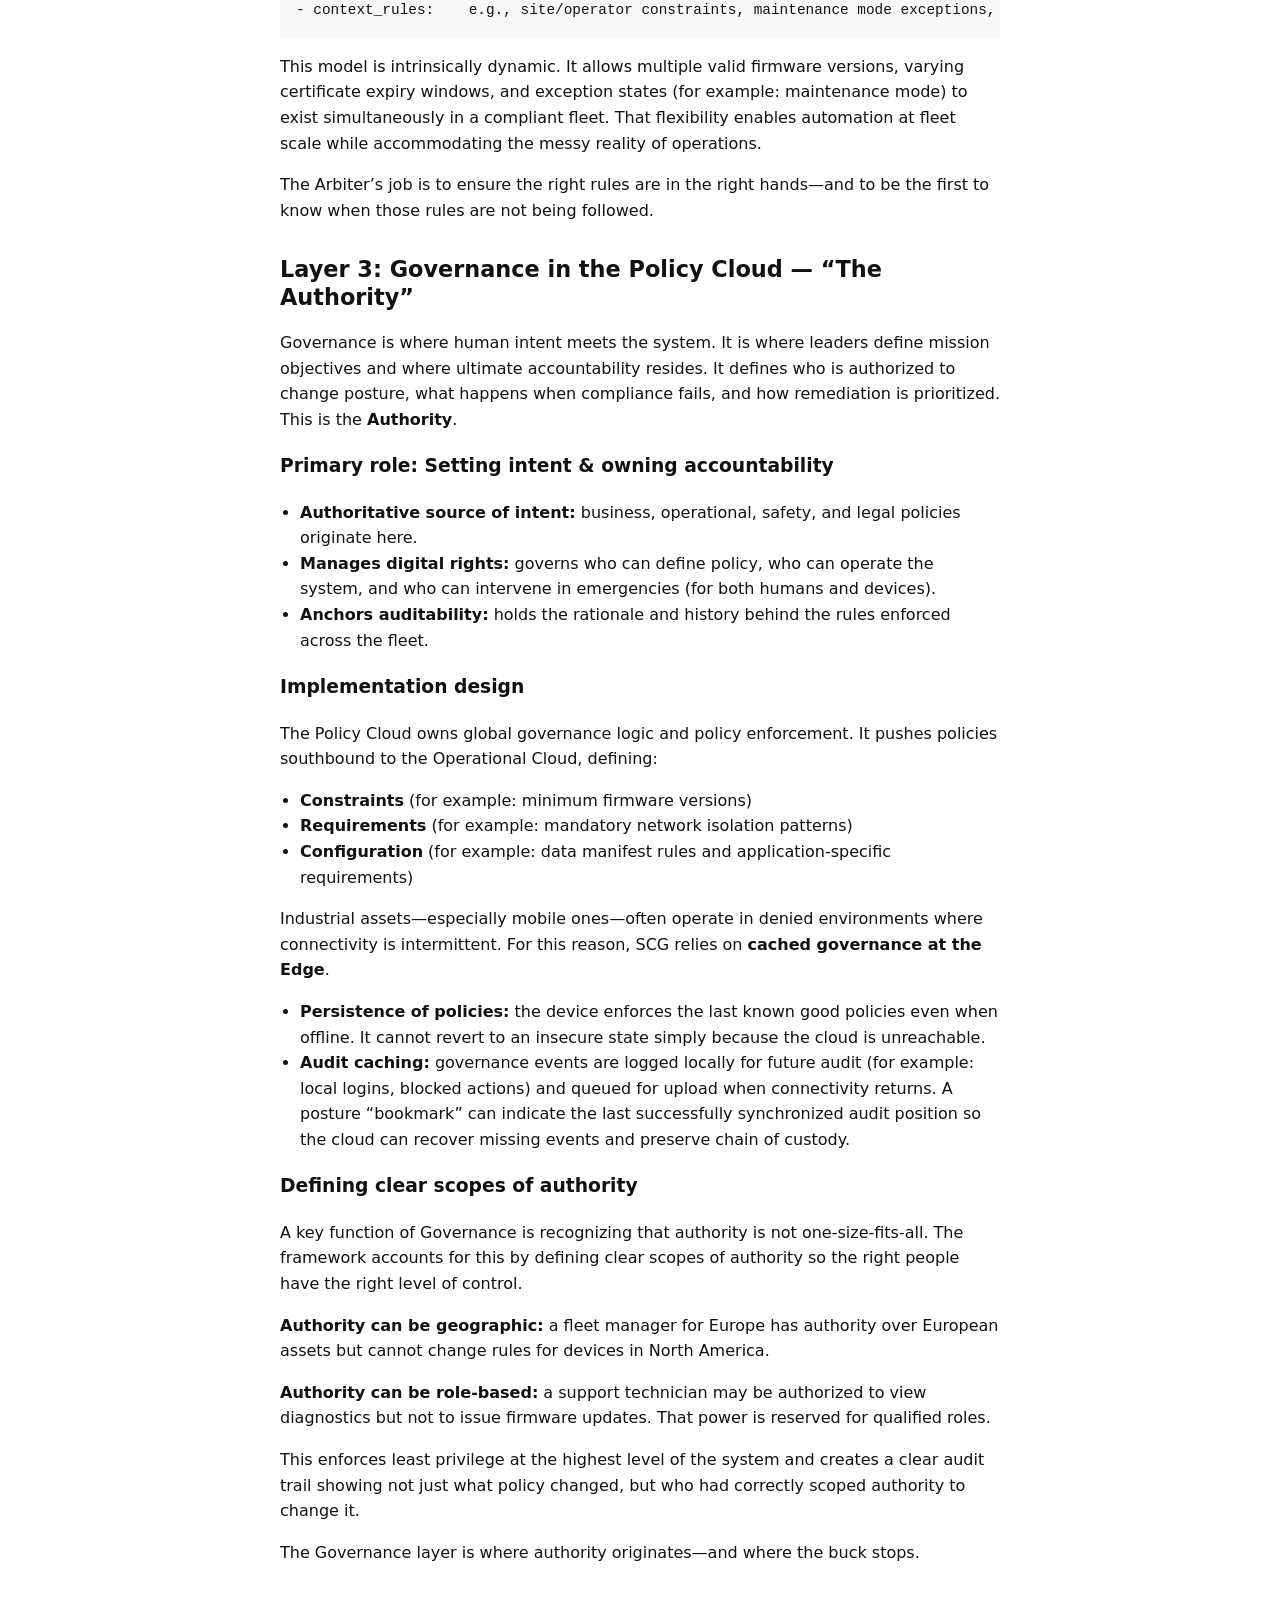
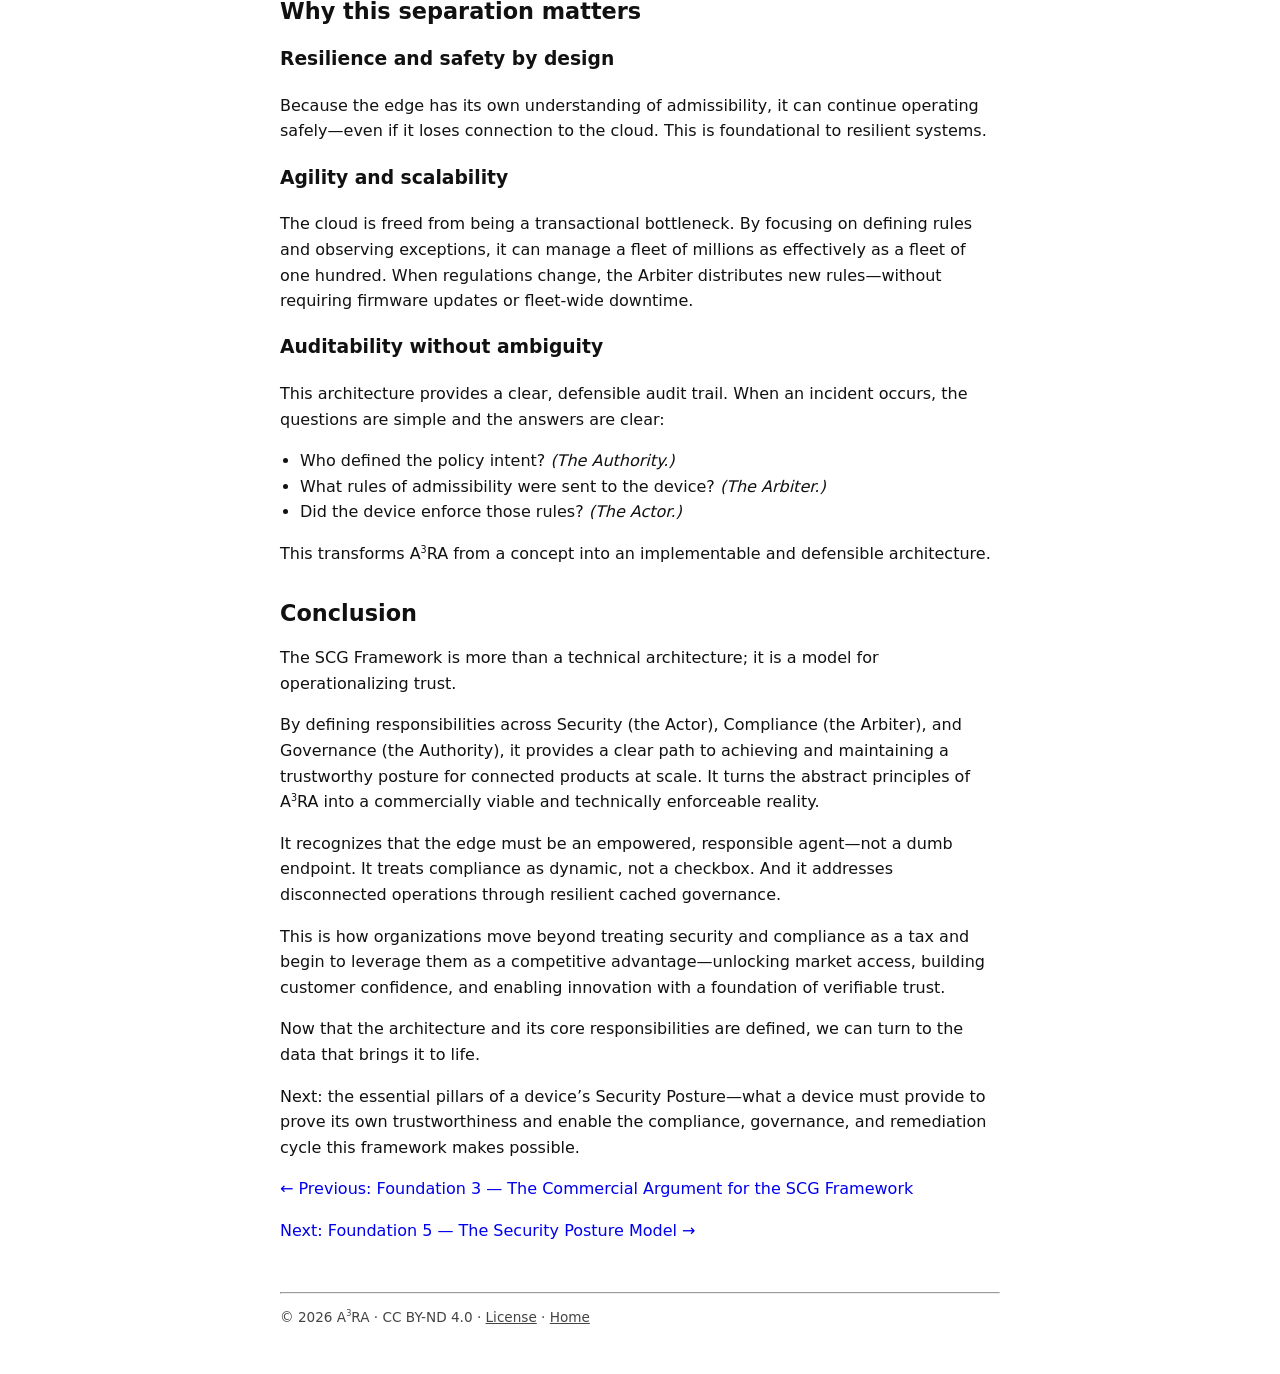
<file: foundations/responsibility-model.html>
<!doctype html>
<html lang="en">
  <head>
    <meta charset="UTF-8" />
    <title>[Document Title] · A³RA Foundations</title>
    <meta name="viewport" content="width=device-width, initial-scale=1" />
    <meta name="description" content="[One-sentence description]" />
    <link rel="stylesheet" href="../css/style.css" />
  </head>

  <body>
    <main>
      <header>
        <p><a href="./">← A³RA Foundations</a></p>
        <h1>The SCG Responsibility Model</h1>
        <p class="subtitle">
          How Security, Compliance, and Governance divide responsibility to make
          trustworthy action enforceable at scale
        </p>
      </header>

      <h2 id="introduction">Introduction</h2>

      <p>
        In this series, we established <strong>A<sup>3</sup>RA</strong> as the test for
        trustworthy action and introduced the
        <strong>Security, Compliance, and Governance (SCG)</strong>
        Framework as an architectural model for passing that test at scale, with minimal
        cost and complexity.
      </p>

      <p>
        The SCG Framework assumes that <strong>Compliance</strong> is the most
        commercially valuable capability to automate—and therefore the practical objective
        of the design.
      </p>

      <p>A compliance objective may include:</p>

      <ul>
        <li>
          Granting market access and avoiding fines (for example: EU Cyber Resilience Act,
          data residency requirements, the EU Data Act).
        </li>
        <li>
          Achieving industry certification (for example: a target security level within
          IEC/ISA 62443-4-2).
        </li>
        <li>
          Satisfying internal policy requirements (for example: a minimum security posture
          required by corporate policy, or a product differentiation requirement).
        </li>
      </ul>

      <p>
        In this model, connected product <strong>Security</strong> is not an end in
        itself, but the essential foundation in service of compliance objectives.
        <strong>Governance</strong> updates policy, prioritizes remediation, and ensures
        accountability—also in service of compliance objectives.
      </p>

      <p>
        <strong>Compliance</strong> itself is a comparative function: it evaluates the
        Security Posture of connected products against regulations, standards, and policy
        obligations. Because multiple compliance objectives will exist simultaneously, the
        SCG Framework is designed to scale in complexity over time.
      </p>

      <p>
        Critically, compliance objectives are enforced across the two logical planes where
        cyber-physical actions take place:
      </p>

      <ul>
        <li>
          The <strong>Data Plane</strong> defines interfaces and policy for telemetry,
          analytics, and diagnostics.
        </li>
        <li>
          The <strong>Control Plane</strong> defines interfaces for firmware updates,
          configuration changes, and actuation commands.
        </li>
      </ul>

      <p>
        The SCG Framework is also designed so that the center of gravity for each letter
        in the acronym maps to natural physical or logical abstractions in connected
        service design:
        <strong>the Edge</strong> (Security),
        <strong>the Operational Cloud</strong> (Compliance), and
        <strong>the Policy Cloud</strong> (Governance).
      </p>

      <p>
        In practice these responsibilities are not mutually exclusive, but the division of
        labor serves as a useful mental model. Collectively, SCG makes the principles of
        A<sup>3</sup>RA—admissible, attributable, auditable, and recoverable action—a
        commercially viable, technically enforceable reality.
      </p>

      <h2 id="layer-1">Layer 1: Security at the Edge — “The Actor”</h2>

      <p>
        The device/edge layer is where actions physically occur. This is the
        <strong>Actor</strong> in the model, operating in the real world. For this layer
        to be both safe and effective, it must be an empowered and responsible agent.
      </p>

      <h3 id="layer-1-role">
        Primary role: Local admissibility &amp; attributable action
      </h3>

      <ul>
        <li>
          <strong>Enforces local admissibility:</strong> the edge enforces admissibility
          locally by acting on rules provided by the cloud. It continuously checks its own
          actions against those rules to ensure it is operating acceptably.
        </li>
        <li>
          <strong>Guarantees foundational safety:</strong> it enforces hardcoded,
          non-negotiable safety constraints (for example: “never exceed a physical limit”)
          that cannot be overridden by remote command.
        </li>
        <li>
          <strong>Acts with verifiable integrity:</strong> it uses secure, cryptographic
          identity to make actions and reports attributable, proving the device is the
          authentic source.
        </li>
      </ul>

      <h3 id="layer-1-design">Implementation design</h3>

      <p>
        In the SCG Framework, the Edge is principally responsible for the
        <strong>Security</strong> of the device.
      </p>

      <p>
        Security is the verifiable, machine-observable description of a connected
        product’s actual state at a point in time. It consists of immutable or
        slow-changing properties, dynamic states, and local policy that collectively
        express integrity, identity, and operational condition. This is captured as the
        device’s
        <strong>Security Posture</strong>.
      </p>

      <p>
        The Security Posture may be managed directly on the device, or managed on behalf
        of the device by a gateway, depending on topology and whether the architecture is
        retrofitting brownfield devices or implementing a greenfield design.
      </p>

      <p>
        Security in SCG is <strong>descriptive, not evaluative</strong>. It answers:
        <em>“What is this device, and what state is it in right now?”</em>
      </p>

      <p>
        Security does <strong>not</strong> determine whether a state is acceptable, legal,
        or permitted—that responsibility belongs to Compliance. Instead, Security provides
        the ground truth on which all compliance decisions and governance actions depend.
      </p>

      <p>
        Typical security properties include firmware identity, cryptographic credentials,
        configuration state, execution mode, and attested measurements originating from
        the device or its trusted runtime.
      </p>

      <h2 id="layer-2">Layer 2: Compliance in the Operational Cloud — “The Arbiter”</h2>

      <p>
        The Operational Cloud serves as the compliance engine for a fleet of connected
        products. This is the
        <strong>Arbiter</strong>: it compares each device’s Security Posture against a
        contextual definition of compliance. It inherits policy definitions and access
        rights from the Policy Cloud and re-hydrates context needed to evaluate whether
        posture is within an acceptable range for one or more compliance objectives.
      </p>

      <h3 id="layer-2-role">
        Primary role: Defining admissibility &amp; observing compliance
      </h3>

      <ul>
        <li>
          <strong>Defines and distributes rules of admissibility:</strong> the Arbiter
          translates high-level goals from Governance into concrete operational rules and
          securely provides them to edge devices.
        </li>
        <li>
          <strong>Compares current posture to compliant ranges:</strong> it monitors the
          fleet to detect drift outside permitted boundaries, without becoming a
          transactional bottleneck for every action.
        </li>
        <li>
          <strong>Arbitrates fleet-level decisions:</strong> it handles admissibility
          questions that require a cross-asset view no single device possesses (for
          example: coordinating actions between assets).
        </li>
      </ul>

      <h3 id="layer-2-design">Implementation design</h3>

      <p>
        Rather than enforcing a single static configuration (which often breaks industrial
        operations), the compliance engine evaluates whether a device’s current posture
        falls within a permitted set of values:
      </p>

      <pre>
Compliance(Device) = for all properties P in Posture(Device):
                     Value(P) ∈ AcceptableRange(P)
</pre
      >

      <p>
        For each property in the Security Posture, define an acceptable range that can be
        dynamic and contextual:
      </p>

      <pre>
AcceptableRange(P) may include:
- allowed_values:   e.g., permitted firmware versions
- allowed_min/max:  e.g., certificate age windows, patch-level dates, utilization thresholds
- context_rules:    e.g., site/operator constraints, maintenance mode exceptions, safe-mode status
</pre
      >

      <p>
        This model is intrinsically dynamic. It allows multiple valid firmware versions,
        varying certificate expiry windows, and exception states (for example: maintenance
        mode) to exist simultaneously in a compliant fleet. That flexibility enables
        automation at fleet scale while accommodating the messy reality of operations.
      </p>

      <p>
        The Arbiter’s job is to ensure the right rules are in the right hands—and to be
        the first to know when those rules are not being followed.
      </p>

      <h2 id="layer-3">Layer 3: Governance in the Policy Cloud — “The Authority”</h2>

      <p>
        Governance is where human intent meets the system. It is where leaders define
        mission objectives and where ultimate accountability resides. It defines who is
        authorized to change posture, what happens when compliance fails, and how
        remediation is prioritized. This is the <strong>Authority</strong>.
      </p>

      <h3 id="layer-3-role">Primary role: Setting intent &amp; owning accountability</h3>

      <ul>
        <li>
          <strong>Authoritative source of intent:</strong> business, operational, safety,
          and legal policies originate here.
        </li>
        <li>
          <strong>Manages digital rights:</strong> governs who can define policy, who can
          operate the system, and who can intervene in emergencies (for both humans and
          devices).
        </li>
        <li>
          <strong>Anchors auditability:</strong> holds the rationale and history behind
          the rules enforced across the fleet.
        </li>
      </ul>

      <h3 id="layer-3-design">Implementation design</h3>

      <p>
        The Policy Cloud owns global governance logic and policy enforcement. It pushes
        policies southbound to the Operational Cloud, defining:
      </p>

      <ul>
        <li><strong>Constraints</strong> (for example: minimum firmware versions)</li>
        <li>
          <strong>Requirements</strong> (for example: mandatory network isolation
          patterns)
        </li>
        <li>
          <strong>Configuration</strong> (for example: data manifest rules and
          application-specific requirements)
        </li>
      </ul>

      <p>
        Industrial assets—especially mobile ones—often operate in denied environments
        where connectivity is intermittent. For this reason, SCG relies on
        <strong>cached governance at the Edge</strong>.
      </p>

      <ul>
        <li>
          <strong>Persistence of policies:</strong> the device enforces the last known
          good policies even when offline. It cannot revert to an insecure state simply
          because the cloud is unreachable.
        </li>
        <li>
          <strong>Audit caching:</strong> governance events are logged locally for future
          audit (for example: local logins, blocked actions) and queued for upload when
          connectivity returns. A posture “bookmark” can indicate the last successfully
          synchronized audit position so the cloud can recover missing events and preserve
          chain of custody.
        </li>
      </ul>

      <h3 id="authority-scopes">Defining clear scopes of authority</h3>

      <p>
        A key function of Governance is recognizing that authority is not
        one-size-fits-all. The framework accounts for this by defining clear scopes of
        authority so the right people have the right level of control.
      </p>

      <p>
        <strong>Authority can be geographic:</strong> a fleet manager for Europe has
        authority over European assets but cannot change rules for devices in North
        America.
      </p>

      <p>
        <strong>Authority can be role-based:</strong> a support technician may be
        authorized to view diagnostics but not to issue firmware updates. That power is
        reserved for qualified roles.
      </p>

      <p>
        This enforces least privilege at the highest level of the system and creates a
        clear audit trail showing not just what policy changed, but who had correctly
        scoped authority to change it.
      </p>

      <p>The Governance layer is where authority originates—and where the buck stops.</p>

      <h2 id="why-separation-matters">Why this separation matters</h2>

      <h3 id="resilience-safety">Resilience and safety by design</h3>

      <p>
        Because the edge has its own understanding of admissibility, it can continue
        operating safely—even if it loses connection to the cloud. This is foundational to
        resilient systems.
      </p>

      <h3 id="agility-scalability">Agility and scalability</h3>

      <p>
        The cloud is freed from being a transactional bottleneck. By focusing on defining
        rules and observing exceptions, it can manage a fleet of millions as effectively
        as a fleet of one hundred. When regulations change, the Arbiter distributes new
        rules—without requiring firmware updates or fleet-wide downtime.
      </p>

      <h3 id="auditability-clarity">Auditability without ambiguity</h3>

      <p>
        This architecture provides a clear, defensible audit trail. When an incident
        occurs, the questions are simple and the answers are clear:
      </p>

      <ul>
        <li>Who defined the policy intent? <em>(The Authority.)</em></li>
        <li>
          What rules of admissibility were sent to the device? <em>(The Arbiter.)</em>
        </li>
        <li>Did the device enforce those rules? <em>(The Actor.)</em></li>
      </ul>

      <p>
        This transforms A<sup>3</sup>RA from a concept into an implementable and
        defensible architecture.
      </p>

      <h2 id="conclusion">Conclusion</h2>

      <p>
        The SCG Framework is more than a technical architecture; it is a model for
        operationalizing trust.
      </p>

      <p>
        By defining responsibilities across Security (the Actor), Compliance (the
        Arbiter), and Governance (the Authority), it provides a clear path to achieving
        and maintaining a trustworthy posture for connected products at scale. It turns
        the abstract principles of A<sup>3</sup>RA into a commercially viable and
        technically enforceable reality.
      </p>

      <p>
        It recognizes that the edge must be an empowered, responsible agent—not a dumb
        endpoint. It treats compliance as dynamic, not a checkbox. And it addresses
        disconnected operations through resilient cached governance.
      </p>

      <p>
        This is how organizations move beyond treating security and compliance as a tax
        and begin to leverage them as a competitive advantage—unlocking market access,
        building customer confidence, and enabling innovation with a foundation of
        verifiable trust.
      </p>

      <p>
        Now that the architecture and its core responsibilities are defined, we can turn
        to the data that brings it to life.
      </p>

      <p>
        Next: the essential pillars of a device’s Security Posture—what a device must
        provide to prove its own trustworthiness and enable the compliance, governance,
        and remediation cycle this framework makes possible.
      </p>

      <div class="series-nav__row">
        <a class="series-nav__prev" href="/foundations/scg-commercial.html">
          ← Previous: Foundation 3 — The Commercial Argument for the SCG Framework
        </a>

        <a class="series-nav__next" href="/foundations/security-posture.html">
          Next: Foundation 5 — The Security Posture Model →
        </a>
      </div>

      <footer>
        <hr />
        <p>
          © 2026 A<sup>3</sup>RA · CC BY-ND 4.0 ·
          <a href="../license.html">License</a> ·
          <a href="../">Home</a>
        </p>
      </footer>
    </main>
  </body>
</html>
</file>
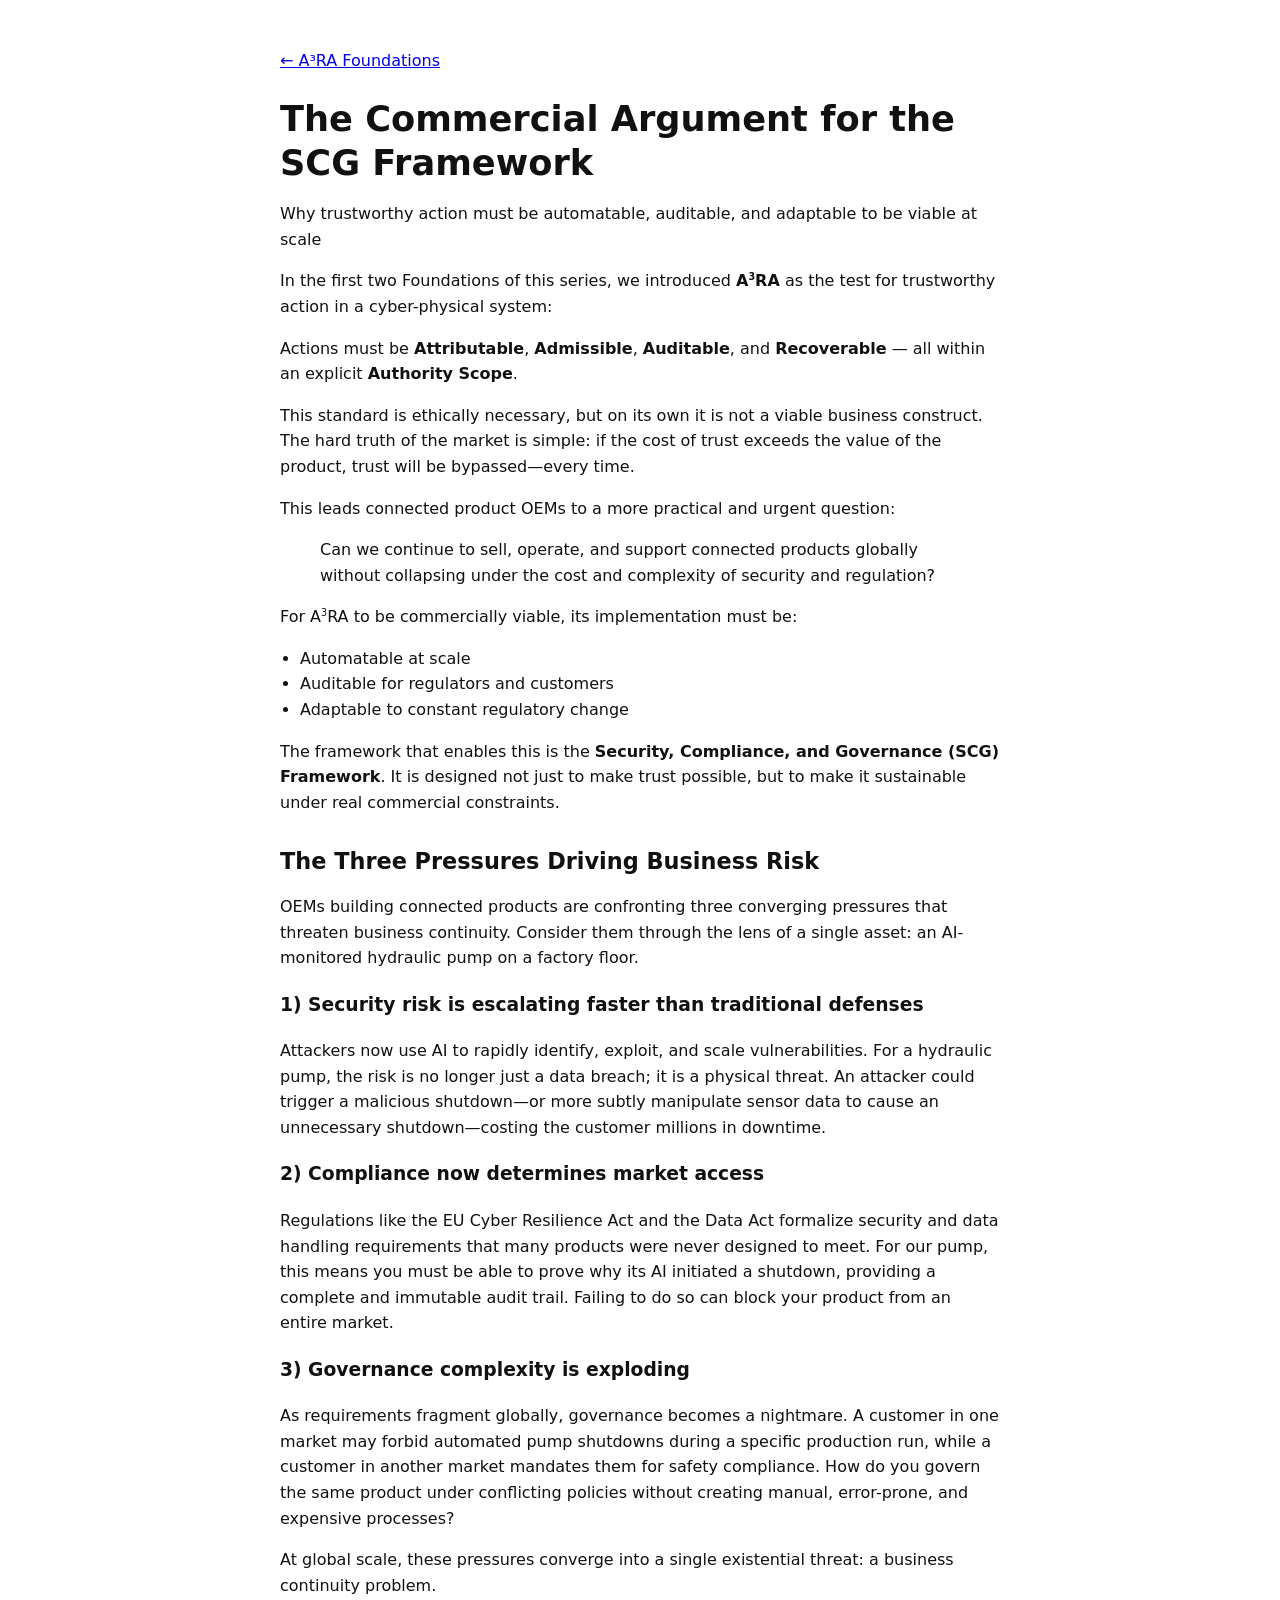
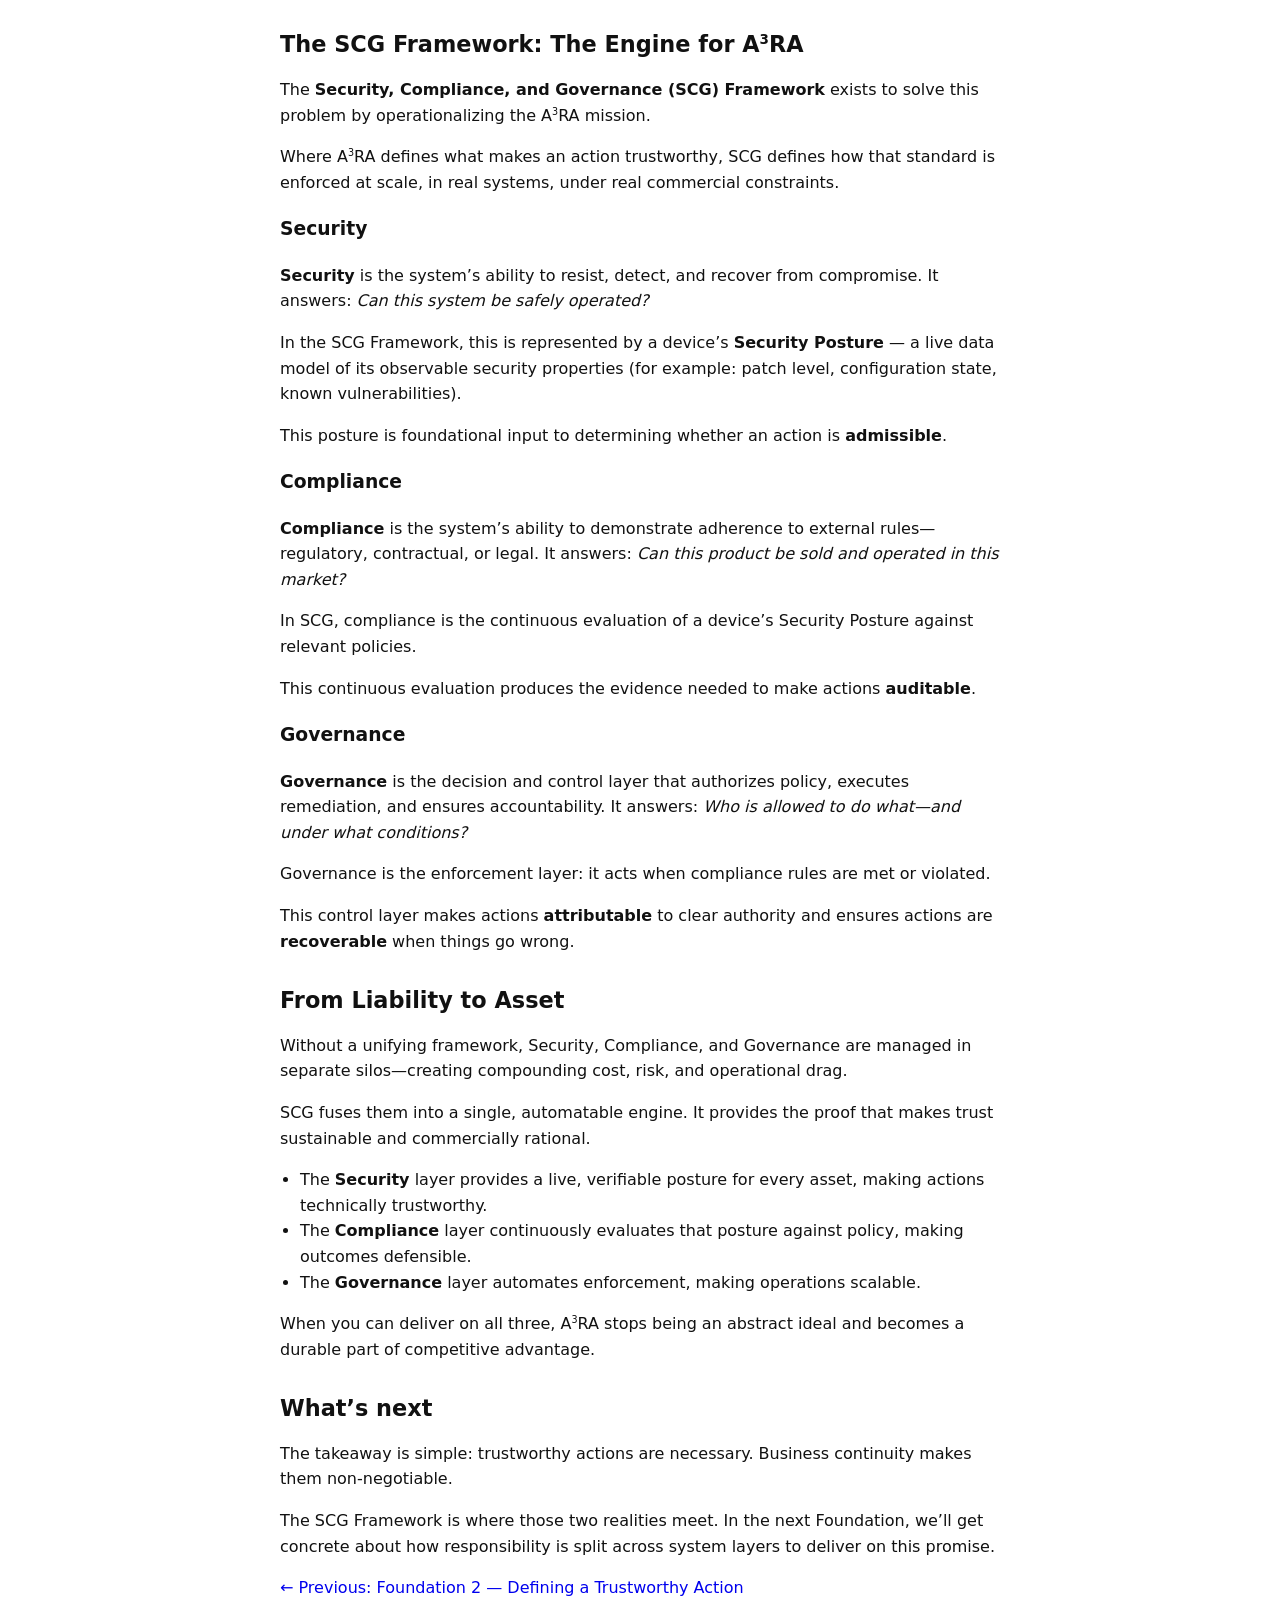
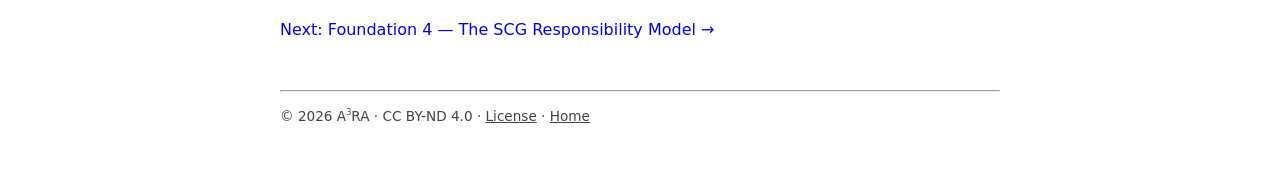
<file: foundations/scg-commercial.html>
<!doctype html>
<html lang="en">
  <head>
    <meta charset="UTF-8" />
    <title>[Document Title] · A³RA Foundations</title>
    <meta name="viewport" content="width=device-width, initial-scale=1" />
    <meta name="description" content="[One-sentence description]" />
    <link rel="stylesheet" href="../css/style.css" />
  </head>

  <body>
    <main>
      <header>
        <p><a href="./">← A³RA Foundations</a></p>
        <h1>The Commercial Argument for the SCG Framework</h1>
        <p class="subtitle">
          Why trustworthy action must be automatable, auditable, and adaptable to be
          viable at scale
        </p>
      </header>

      <p>
        In the first two Foundations of this series, we introduced
        <strong>A<sup>3</sup>RA</strong> as the test for trustworthy action in a
        cyber-physical system:
      </p>

      <p>
        Actions must be <strong>Attributable</strong>, <strong>Admissible</strong>,
        <strong>Auditable</strong>, and <strong>Recoverable</strong> — all within an
        explicit <strong>Authority Scope</strong>.
      </p>

      <p>
        This standard is ethically necessary, but on its own it is not a viable business
        construct. The hard truth of the market is simple: if the cost of trust exceeds
        the value of the product, trust will be bypassed—every time.
      </p>

      <p>This leads connected product OEMs to a more practical and urgent question:</p>

      <blockquote>
        <p>
          Can we continue to sell, operate, and support connected products globally
          without collapsing under the cost and complexity of security and regulation?
        </p>
      </blockquote>

      <p>For A<sup>3</sup>RA to be commercially viable, its implementation must be:</p>

      <ul>
        <li>Automatable at scale</li>
        <li>Auditable for regulators and customers</li>
        <li>Adaptable to constant regulatory change</li>
      </ul>

      <p>
        The framework that enables this is the
        <strong>Security, Compliance, and Governance (SCG) Framework</strong>. It is
        designed not just to make trust possible, but to make it sustainable under real
        commercial constraints.
      </p>

      <h2 id="three-pressures">The Three Pressures Driving Business Risk</h2>

      <p>
        OEMs building connected products are confronting three converging pressures that
        threaten business continuity. Consider them through the lens of a single asset: an
        AI-monitored hydraulic pump on a factory floor.
      </p>

      <h3 id="security-risk">
        1) Security risk is escalating faster than traditional defenses
      </h3>

      <p>
        Attackers now use AI to rapidly identify, exploit, and scale vulnerabilities. For
        a hydraulic pump, the risk is no longer just a data breach; it is a physical
        threat. An attacker could trigger a malicious shutdown—or more subtly manipulate
        sensor data to cause an unnecessary shutdown—costing the customer millions in
        downtime.
      </p>

      <h3 id="compliance-market-access">2) Compliance now determines market access</h3>

      <p>
        Regulations like the EU Cyber Resilience Act and the Data Act formalize security
        and data handling requirements that many products were never designed to meet. For
        our pump, this means you must be able to prove why its AI initiated a shutdown,
        providing a complete and immutable audit trail. Failing to do so can block your
        product from an entire market.
      </p>

      <h3 id="governance-complexity">3) Governance complexity is exploding</h3>

      <p>
        As requirements fragment globally, governance becomes a nightmare. A customer in
        one market may forbid automated pump shutdowns during a specific production run,
        while a customer in another market mandates them for safety compliance. How do you
        govern the same product under conflicting policies without creating manual,
        error-prone, and expensive processes?
      </p>

      <p>
        At global scale, these pressures converge into a single existential threat: a
        business continuity problem.
      </p>

      <h2 id="scg-engine">The SCG Framework: The Engine for A<sup>3</sup>RA</h2>

      <p>
        The <strong>Security, Compliance, and Governance (SCG) Framework</strong> exists
        to solve this problem by operationalizing the A<sup>3</sup>RA mission.
      </p>

      <p>
        Where A<sup>3</sup>RA defines what makes an action trustworthy, SCG defines how
        that standard is enforced at scale, in real systems, under real commercial
        constraints.
      </p>

      <h3 id="scg-security">Security</h3>

      <p>
        <strong>Security</strong> is the system’s ability to resist, detect, and recover
        from compromise. It answers: <em>Can this system be safely operated?</em>
      </p>

      <p>
        In the SCG Framework, this is represented by a device’s
        <strong>Security Posture</strong> — a live data model of its observable security
        properties (for example: patch level, configuration state, known vulnerabilities).
      </p>

      <p>
        This posture is foundational input to determining whether an action is
        <strong>admissible</strong>.
      </p>

      <h3 id="scg-compliance">Compliance</h3>

      <p>
        <strong>Compliance</strong> is the system’s ability to demonstrate adherence to
        external rules—regulatory, contractual, or legal. It answers:
        <em>Can this product be sold and operated in this market?</em>
      </p>

      <p>
        In SCG, compliance is the continuous evaluation of a device’s Security Posture
        against relevant policies.
      </p>

      <p>
        This continuous evaluation produces the evidence needed to make actions
        <strong>auditable</strong>.
      </p>

      <h3 id="scg-governance">Governance</h3>

      <p>
        <strong>Governance</strong> is the decision and control layer that authorizes
        policy, executes remediation, and ensures accountability. It answers:
        <em>Who is allowed to do what—and under what conditions?</em>
      </p>

      <p>
        Governance is the enforcement layer: it acts when compliance rules are met or
        violated.
      </p>

      <p>
        This control layer makes actions <strong>attributable</strong> to clear authority
        and ensures actions are <strong>recoverable</strong> when things go wrong.
      </p>

      <h2 id="liability-to-asset">From Liability to Asset</h2>

      <p>
        Without a unifying framework, Security, Compliance, and Governance are managed in
        separate silos—creating compounding cost, risk, and operational drag.
      </p>

      <p>
        SCG fuses them into a single, automatable engine. It provides the proof that makes
        trust sustainable and commercially rational.
      </p>

      <ul>
        <li>
          The <strong>Security</strong> layer provides a live, verifiable posture for
          every asset, making actions technically trustworthy.
        </li>
        <li>
          The <strong>Compliance</strong> layer continuously evaluates that posture
          against policy, making outcomes defensible.
        </li>
        <li>
          The <strong>Governance</strong> layer automates enforcement, making operations
          scalable.
        </li>
      </ul>

      <p>
        When you can deliver on all three, A<sup>3</sup>RA stops being an abstract ideal
        and becomes a durable part of competitive advantage.
      </p>

      <h2 id="whats-next">What’s next</h2>

      <p>
        The takeaway is simple: trustworthy actions are necessary. Business continuity
        makes them non-negotiable.
      </p>

      <p>
        The SCG Framework is where those two realities meet. In the next Foundation, we’ll
        get concrete about how responsibility is split across system layers to deliver on
        this promise.
      </p>

      <div class="series-nav__row">
        <a class="series-nav__prev" href="/foundations/defining-action.html">
          ← Previous: Foundation 2 — Defining a Trustworthy Action
        </a>

        <a class="series-nav__next" href="/foundations/responsibility-model.html">
          Next: Foundation 4 — The SCG Responsibility Model →
        </a>
      </div>

      <footer>
        <hr />
        <p>
          © 2026 A<sup>3</sup>RA · CC BY-ND 4.0 ·
          <a href="../license.html">License</a> ·
          <a href="../">Home</a>
        </p>
      </footer>
    </main>
  </body>
</html>
</file>
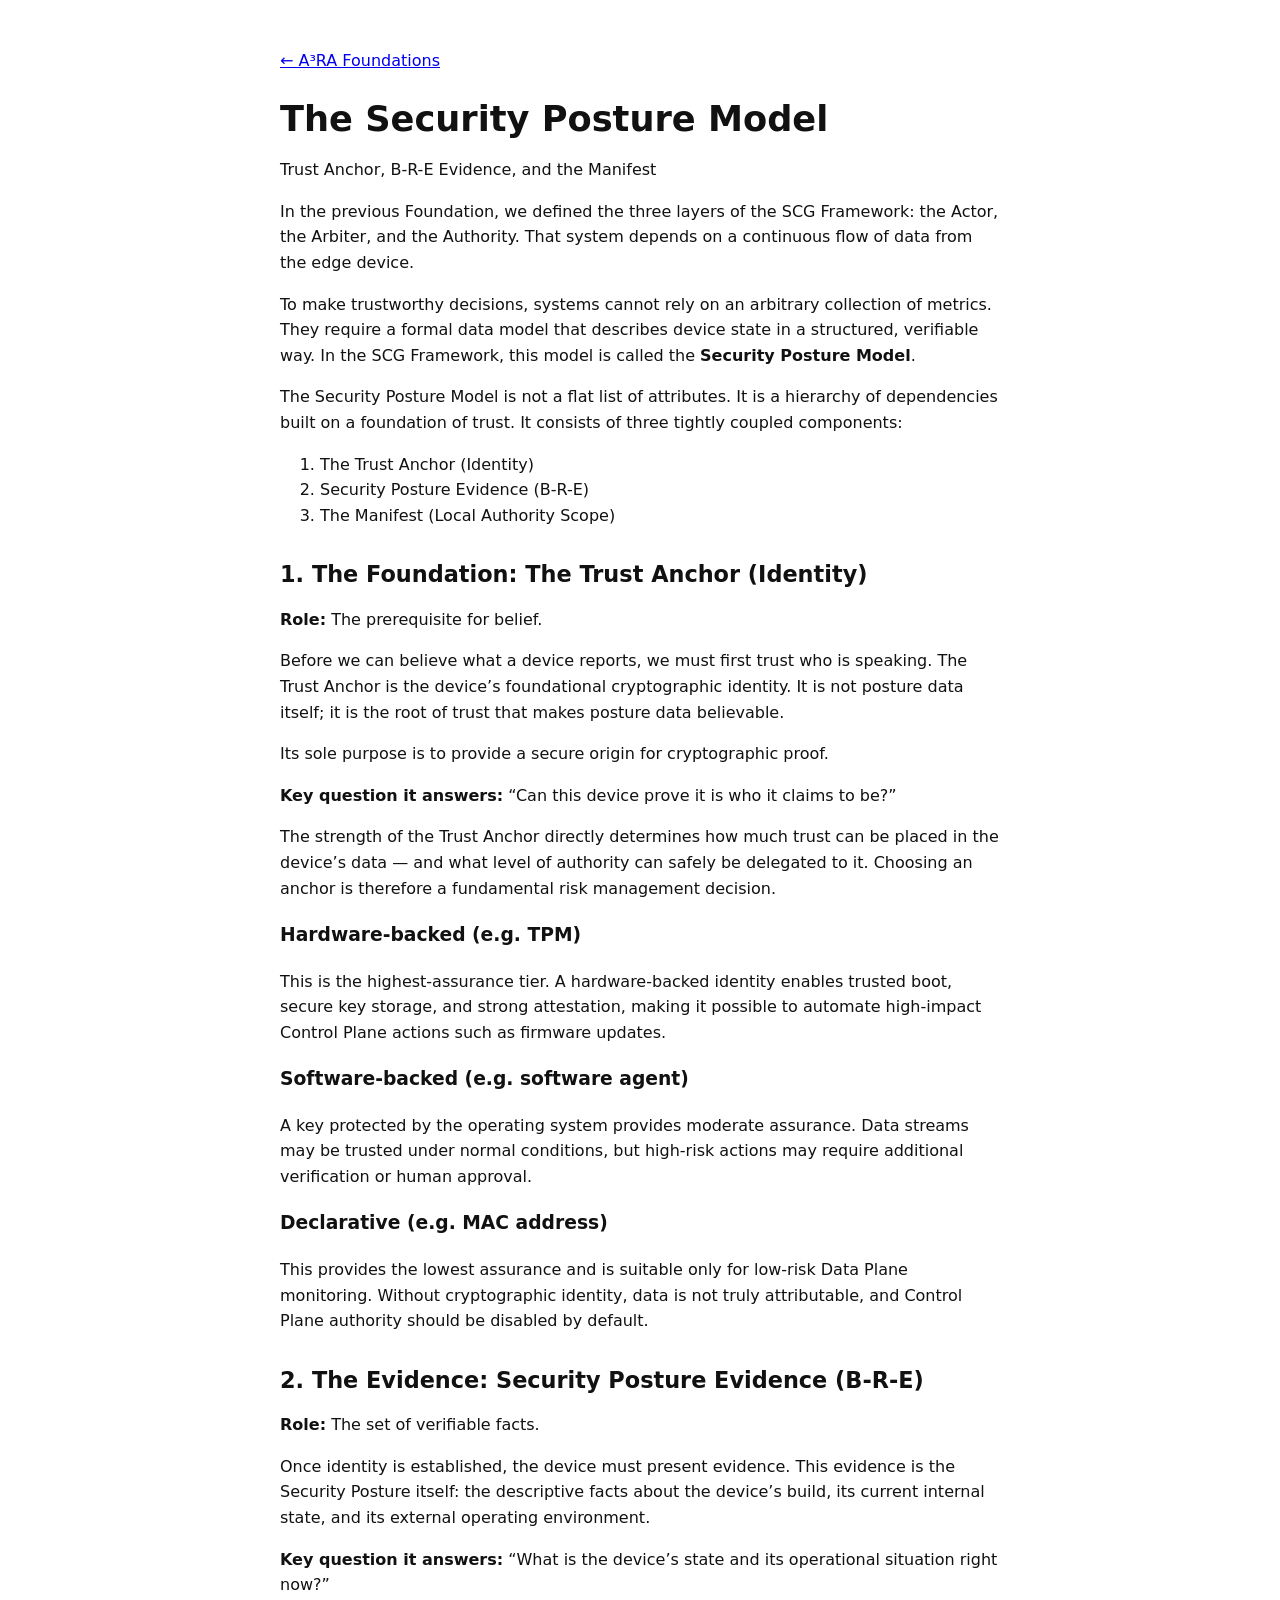
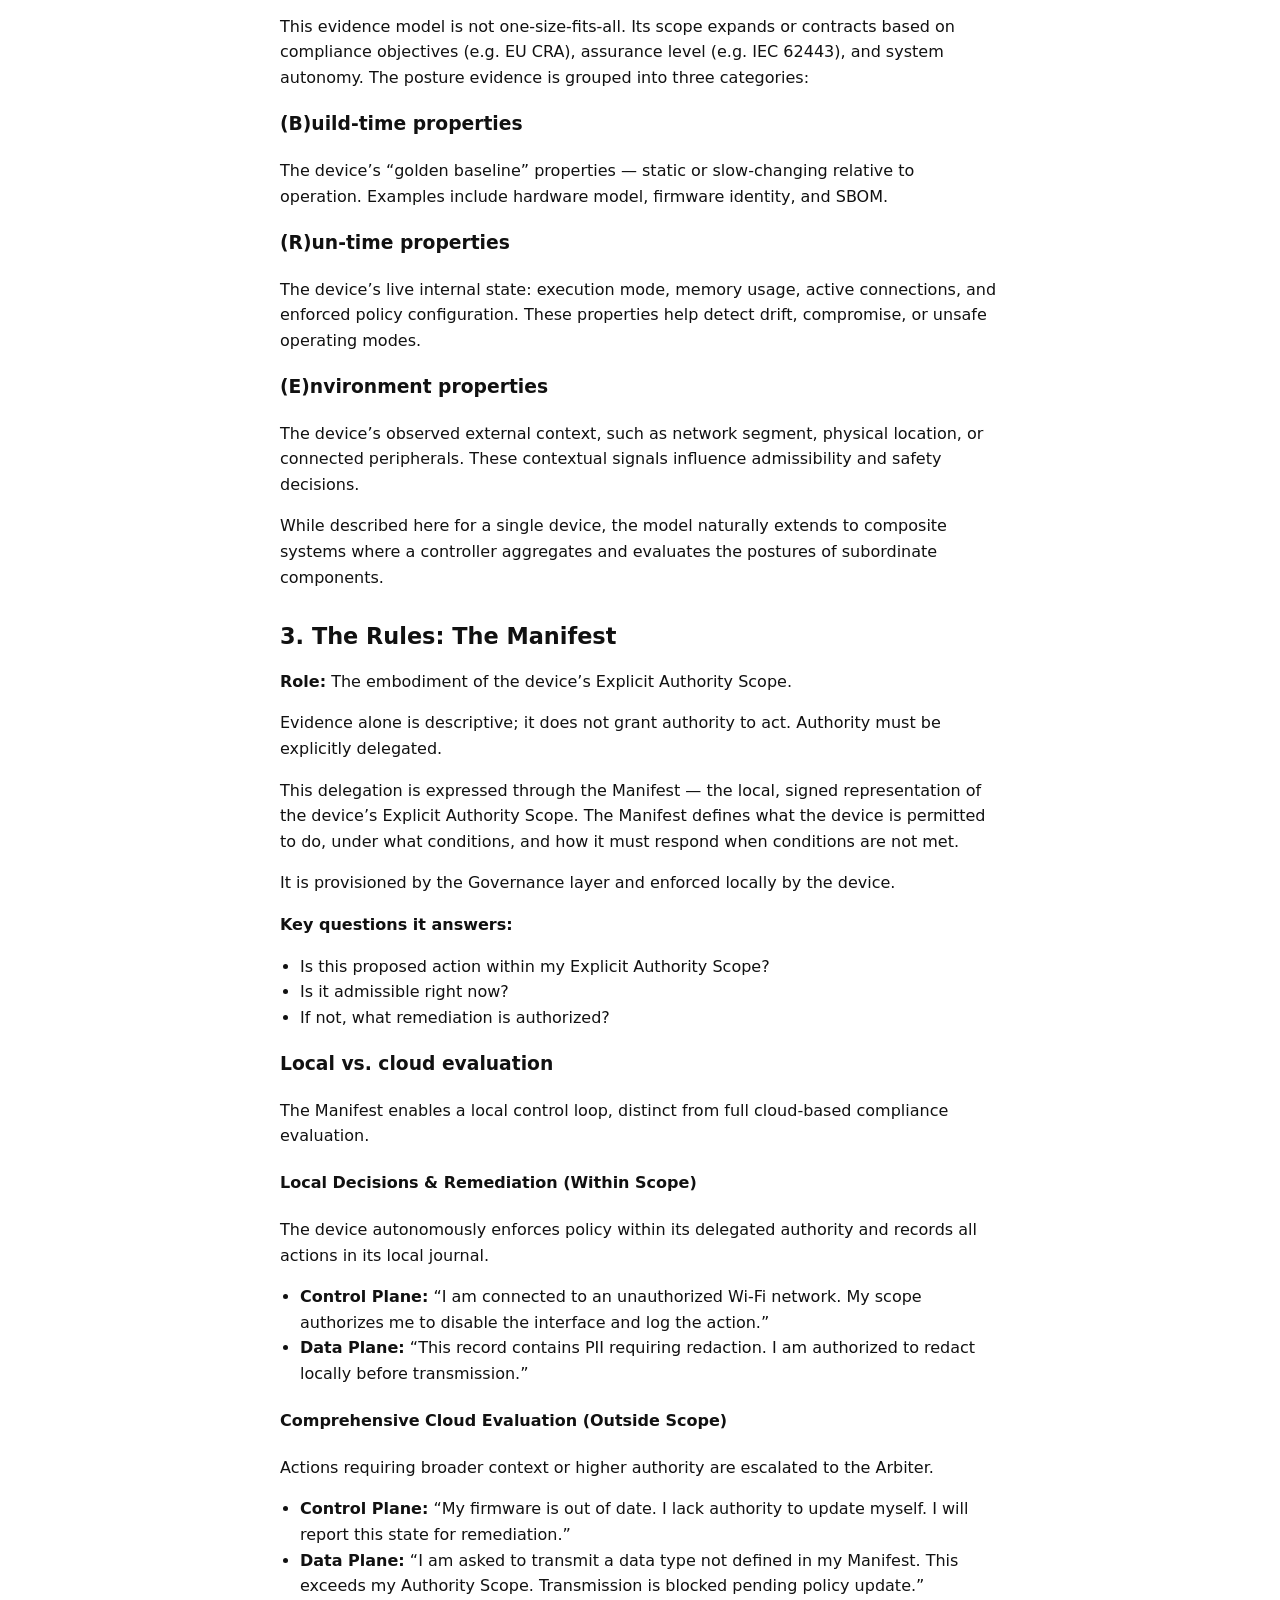
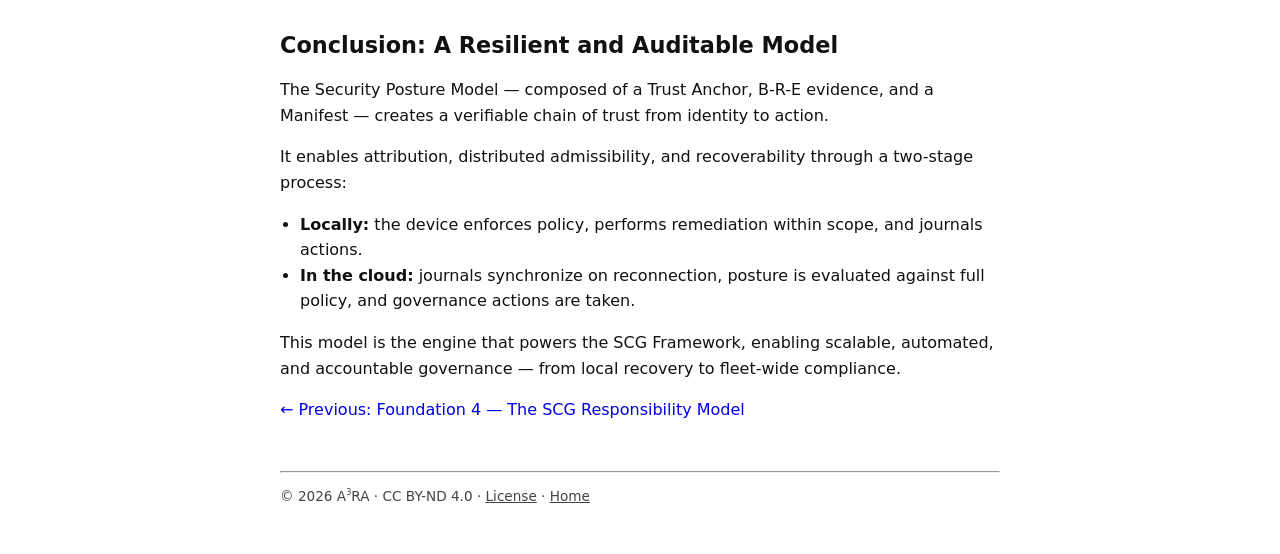
<file: foundations/security-posture.html>
<!doctype html>
<html lang="en">
  <head>
    <meta charset="UTF-8" />
    <title>[Document Title] · A³RA Foundations</title>
    <meta name="viewport" content="width=device-width, initial-scale=1" />
    <meta name="description" content="[One-sentence description]" />
    <link rel="stylesheet" href="../css/style.css" />
  </head>

  <body>
    <main>
      <header>
        <p><a href="./">← A³RA Foundations</a></p>
        <h1>The Security Posture Model</h1>
        <p class="subtitle">Trust Anchor, B-R-E Evidence, and the Manifest</p>
      </header>

       <p>
          In the previous Foundation, we defined the three layers of the SCG Framework:
          the Actor, the Arbiter, and the Authority. That system depends on a continuous
          flow of data from the edge device.
        </p>

        <p>
          To make trustworthy decisions, systems cannot rely on an arbitrary collection
          of metrics. They require a formal data model that describes device state in a
          structured, verifiable way. In the SCG Framework, this model is called the
          <strong>Security Posture Model</strong>.
        </p>

        <p>
          The Security Posture Model is not a flat list of attributes. It is a hierarchy
          of dependencies built on a foundation of trust. It consists of three tightly
          coupled components:
        </p>

        <ol>
          <li>The Trust Anchor (Identity)</li>
          <li>Security Posture Evidence (B-R-E)</li>
          <li>The Manifest (Local Authority Scope)</li>
        </ol>
      </section>

      <section id="trust-anchor">
        <h2>1. The Foundation: The Trust Anchor (Identity)</h2>
        <p><strong>Role:</strong> The prerequisite for belief.</p>

        <p>
          Before we can believe what a device reports, we must first trust who is
          speaking. The Trust Anchor is the device’s foundational cryptographic identity.
          It is not posture data itself; it is the root of trust that makes posture data
          believable.
        </p>

        <p>Its sole purpose is to provide a secure origin for cryptographic proof.</p>

        <p>
          <strong>Key question it answers:</strong>
          “Can this device prove it is who it claims to be?”
        </p>

        <p>
          The strength of the Trust Anchor directly determines how much trust can be
          placed in the device’s data — and what level of authority can safely be
          delegated to it. Choosing an anchor is therefore a fundamental risk management
          decision.
        </p>

        <h3 id="trust-anchor-hardware">Hardware-backed (e.g. TPM)</h3>
        <p>
          This is the highest-assurance tier. A hardware-backed identity enables trusted
          boot, secure key storage, and strong attestation, making it possible to
          automate high-impact Control Plane actions such as firmware updates.
        </p>

        <h3 id="trust-anchor-software">Software-backed (e.g. software agent)</h3>
        <p>
          A key protected by the operating system provides moderate assurance. Data
          streams may be trusted under normal conditions, but high-risk actions may
          require additional verification or human approval.
        </p>

        <h3 id="trust-anchor-declarative">Declarative (e.g. MAC address)</h3>
        <p>
          This provides the lowest assurance and is suitable only for low-risk Data Plane
          monitoring. Without cryptographic identity, data is not truly attributable,
          and Control Plane authority should be disabled by default.
        </p>
      </section>

      <section id="bre-evidence">
        <h2>2. The Evidence: Security Posture Evidence (B-R-E)</h2>
        <p><strong>Role:</strong> The set of verifiable facts.</p>

        <p>
          Once identity is established, the device must present evidence. This evidence
          is the Security Posture itself: the descriptive facts about the device’s build,
          its current internal state, and its external operating environment.
        </p>

        <p>
          <strong>Key question it answers:</strong>
          “What is the device’s state and its operational situation right now?”
        </p>

        <p>
          This evidence model is not one-size-fits-all. Its scope expands or contracts
          based on compliance objectives (e.g. EU CRA), assurance level (e.g. IEC 62443),
          and system autonomy. The posture evidence is grouped into three categories:
        </p>

        <h3 id="bre-build">(B)uild-time properties</h3>
        <p>
          The device’s “golden baseline” properties — static or slow-changing relative to
          operation. Examples include hardware model, firmware identity, and SBOM.
        </p>

        <h3 id="bre-runtime">(R)un-time properties</h3>
        <p>
          The device’s live internal state: execution mode, memory usage, active
          connections, and enforced policy configuration. These properties help detect
          drift, compromise, or unsafe operating modes.
        </p>

        <h3 id="bre-environment">(E)nvironment properties</h3>
        <p>
          The device’s observed external context, such as network segment, physical
          location, or connected peripherals. These contextual signals influence
          admissibility and safety decisions.
        </p>

        <p>
          While described here for a single device, the model naturally extends to
          composite systems where a controller aggregates and evaluates the postures of
          subordinate components.
        </p>
      </section>

      <section id="manifest">
        <h2>3. The Rules: The Manifest</h2>
        <p><strong>Role:</strong> The embodiment of the device’s Explicit Authority Scope.</p>

        <p>
          Evidence alone is descriptive; it does not grant authority to act. Authority
          must be explicitly delegated.
        </p>

        <p>
          This delegation is expressed through the Manifest — the local, signed
          representation of the device’s Explicit Authority Scope. The Manifest defines
          what the device is permitted to do, under what conditions, and how it must
          respond when conditions are not met.
        </p>

        <p>It is provisioned by the Governance layer and enforced locally by the device.</p>

        <p><strong>Key questions it answers:</strong></p>
        <ul>
          <li>Is this proposed action within my Explicit Authority Scope?</li>
          <li>Is it admissible right now?</li>
          <li>If not, what remediation is authorized?</li>
        </ul>

        <h3 id="local-vs-cloud">Local vs. cloud evaluation</h3>
        <p>
          The Manifest enables a local control loop, distinct from full cloud-based
          compliance evaluation.
        </p>

        <h4 id="local-decisions">Local Decisions &amp; Remediation (Within Scope)</h4>
        <p>
          The device autonomously enforces policy within its delegated authority and
          records all actions in its local journal.
        </p>
        <ul>
          <li>
            <strong>Control Plane:</strong>
            “I am connected to an unauthorized Wi-Fi network. My scope authorizes me to
            disable the interface and log the action.”
          </li>
          <li>
            <strong>Data Plane:</strong>
            “This record contains PII requiring redaction. I am authorized to redact
            locally before transmission.”
          </li>
        </ul>

        <h4 id="cloud-evaluation">Comprehensive Cloud Evaluation (Outside Scope)</h4>
        <p>Actions requiring broader context or higher authority are escalated to the Arbiter.</p>
        <ul>
          <li>
            <strong>Control Plane:</strong>
            “My firmware is out of date. I lack authority to update myself. I will report
            this state for remediation.”
          </li>
          <li>
            <strong>Data Plane:</strong>
            “I am asked to transmit a data type not defined in my Manifest. This exceeds
            my Authority Scope. Transmission is blocked pending policy update.”
          </li>
        </ul>
      </section>

      <section id="conclusion">
        <h2>Conclusion: A Resilient and Auditable Model</h2>
        <p>
          The Security Posture Model — composed of a Trust Anchor, B-R-E evidence, and a
          Manifest — creates a verifiable chain of trust from identity to action.
        </p>

        <p>
          It enables attribution, distributed admissibility, and recoverability through a
          two-stage process:
        </p>

        <ul>
          <li>
            <strong>Locally:</strong> the device enforces policy, performs remediation within
            scope, and journals actions.
          </li>
          <li>
            <strong>In the cloud:</strong> journals synchronize on reconnection, posture is
            evaluated against full policy, and governance actions are taken.
          </li>
        </ul>

        <p>
          This model is the engine that powers the SCG Framework, enabling scalable,
          automated, and accountable governance — from local recovery to fleet-wide
          compliance.
        </p>
       <div class="series-nav__row">
    <a class="series-nav__prev" href="/foundations/responsibility-model.html">
      ← Previous: Foundation 4 — The SCG Responsibility Model
    </a>

  </div>
      <footer>
        <hr />
        <p>
          © 2026 A<sup>3</sup>RA · CC BY-ND 4.0 ·
          <a href="../license.html">License</a> ·
          <a href="../">Home</a>
        </p>
      </footer>
    </main>
  </body>
</html>
</file>
<file: css/style.css>
/* Base typography */
body {
  font-family:
    system-ui,
    -apple-system,
    BlinkMacSystemFont,
    'Segoe UI',
    Roboto,
    Helvetica,
    Arial,
    sans-serif;
  line-height: 1.6;
  margin: 0;
  padding: 2rem;
  color: #111;
  background-color: #fff;
}

/* Content width */
main {
  max-width: 720px;
  margin: 0 auto;
}

/* Headings */
h1,
h2 {
  line-height: 1.25;
}

h1 {
  font-size: 2.2rem;
  margin-bottom: 0.25rem;
}

h2 {
  font-size: 1.4rem;
  margin-top: 2rem;
}

/* Superscript styling for A³RA */
sup {
  font-size: 0.6em;
  vertical-align: super;
}

/* Lists */
ul {
  padding-left: 1.25rem;
}

/* Citation block */
pre {
  background: #f6f8fa;
  padding: 1rem;
  overflow-x: auto;
  font-size: 0.9rem;
}

/* -------------------------------------------------
   Series navigation (Foundations: previous / next)
   -------------------------------------------------
   Purpose:
   - Provide linear, book-style navigation BETWEEN documents
   - Kept at the bottom of the page to avoid competing
     with in-document (TOC) navigation
-------------------------------------------------- */

.series-nav {
  /* Space it away from the main content so it feels like an epilogue,
     not part of the article body */
  margin-top: 2rem;
}

.series-nav__row {
  /* Horizontal layout for Previous / Next links */
  display: flex;

  /* Space between the two links */
  gap: 1rem;

  /* Push Previous left, Next right (book-style) */
  justify-content: space-between;

  /* Align text baselines so arrows and text feel balanced */
  align-items: baseline;

  /* Allow wrapping on narrow screens (mobile-friendly) */
  flex-wrap: wrap;
}

.series-nav__prev,
.series-nav__next {
  /* Default link style: clean, non-intrusive */
  text-decoration: none;
}

.series-nav__prev:hover,
.series-nav__next:hover {
  /* On hover, signal clickability without being loud */
  text-decoration: underline;
}

.series-nav__meta {
  /* Secondary context text ("Part of A³RA Foundations") */
  margin-top: 0.75rem;

  /* Slightly smaller than body text to de-emphasize */
  font-size: 0.95em;

  /* Subtle fade so it reads as metadata, not content */
  opacity: 0.85;
}

/* Footer */
footer {
  margin-top: 3rem;
  font-size: 0.85rem;
  color: #444;
}

footer a {
  color: inherit;
  text-decoration: underline;
}
</file>
